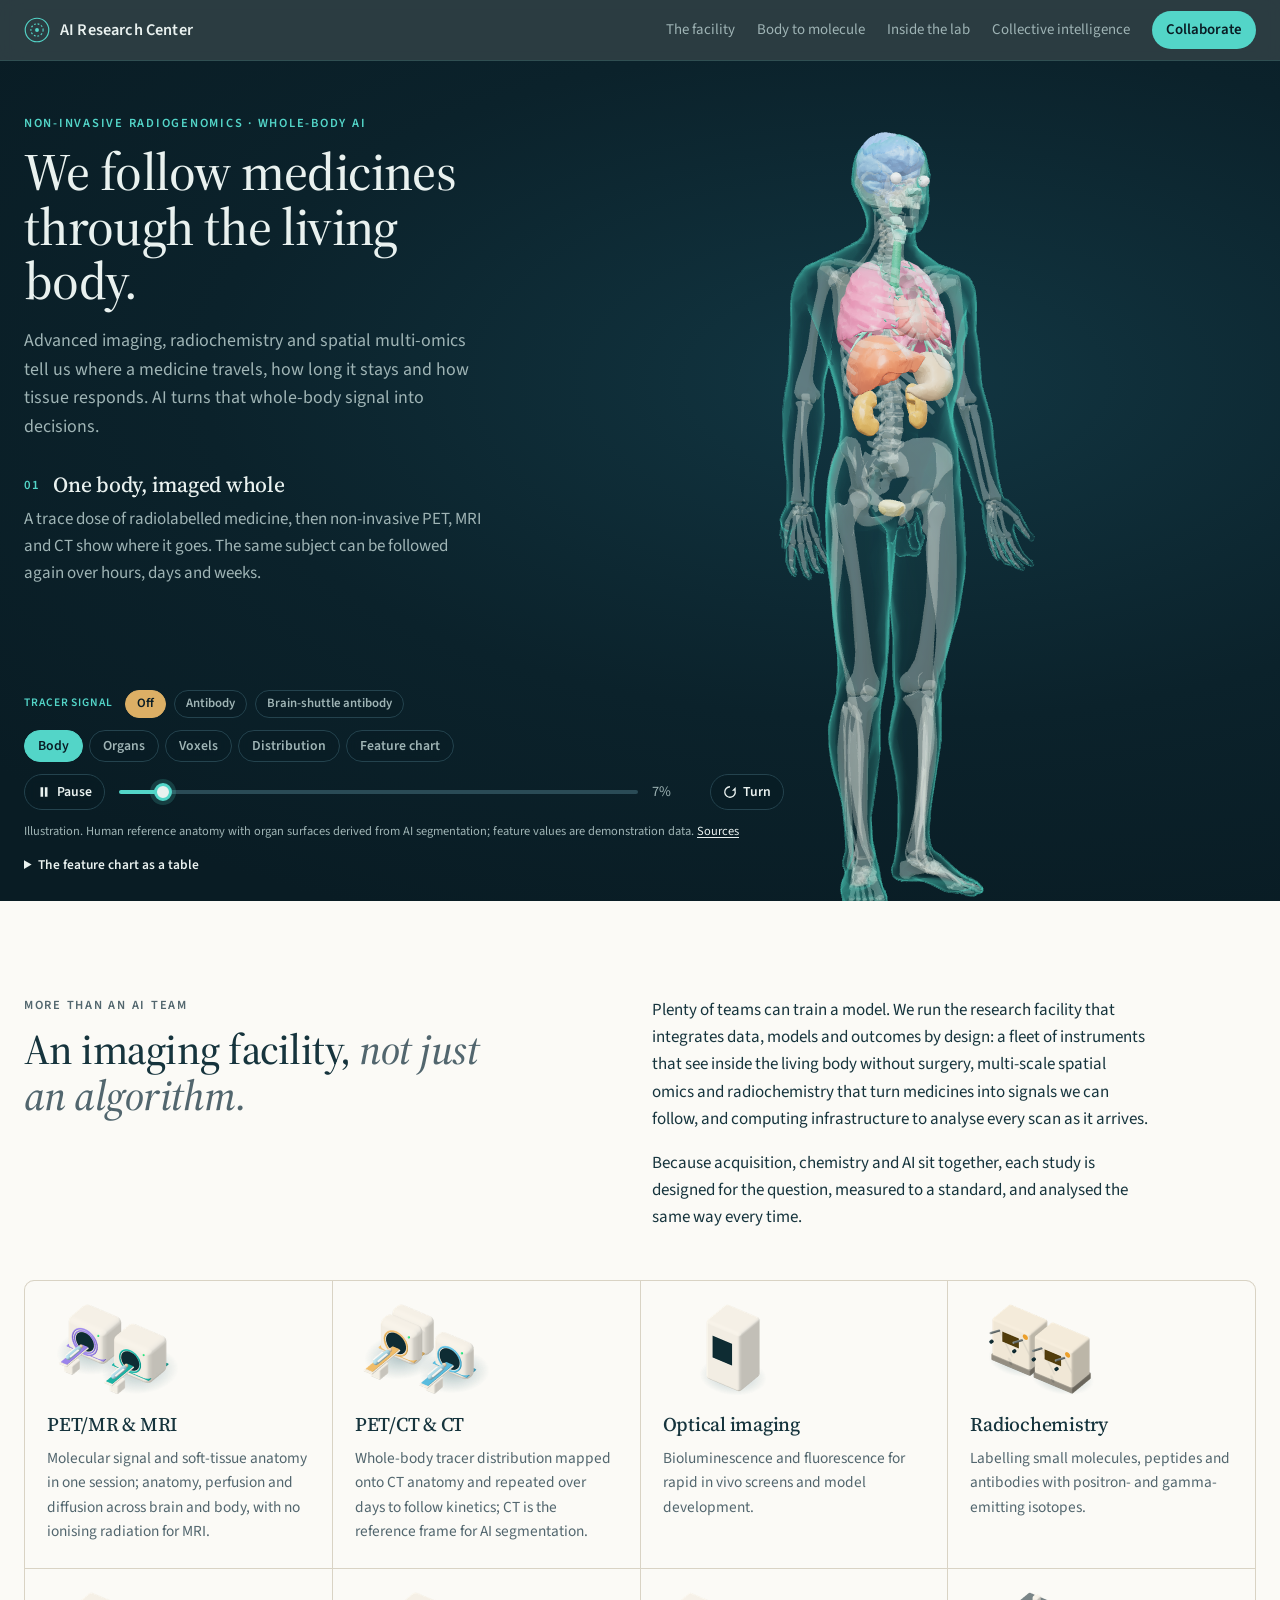
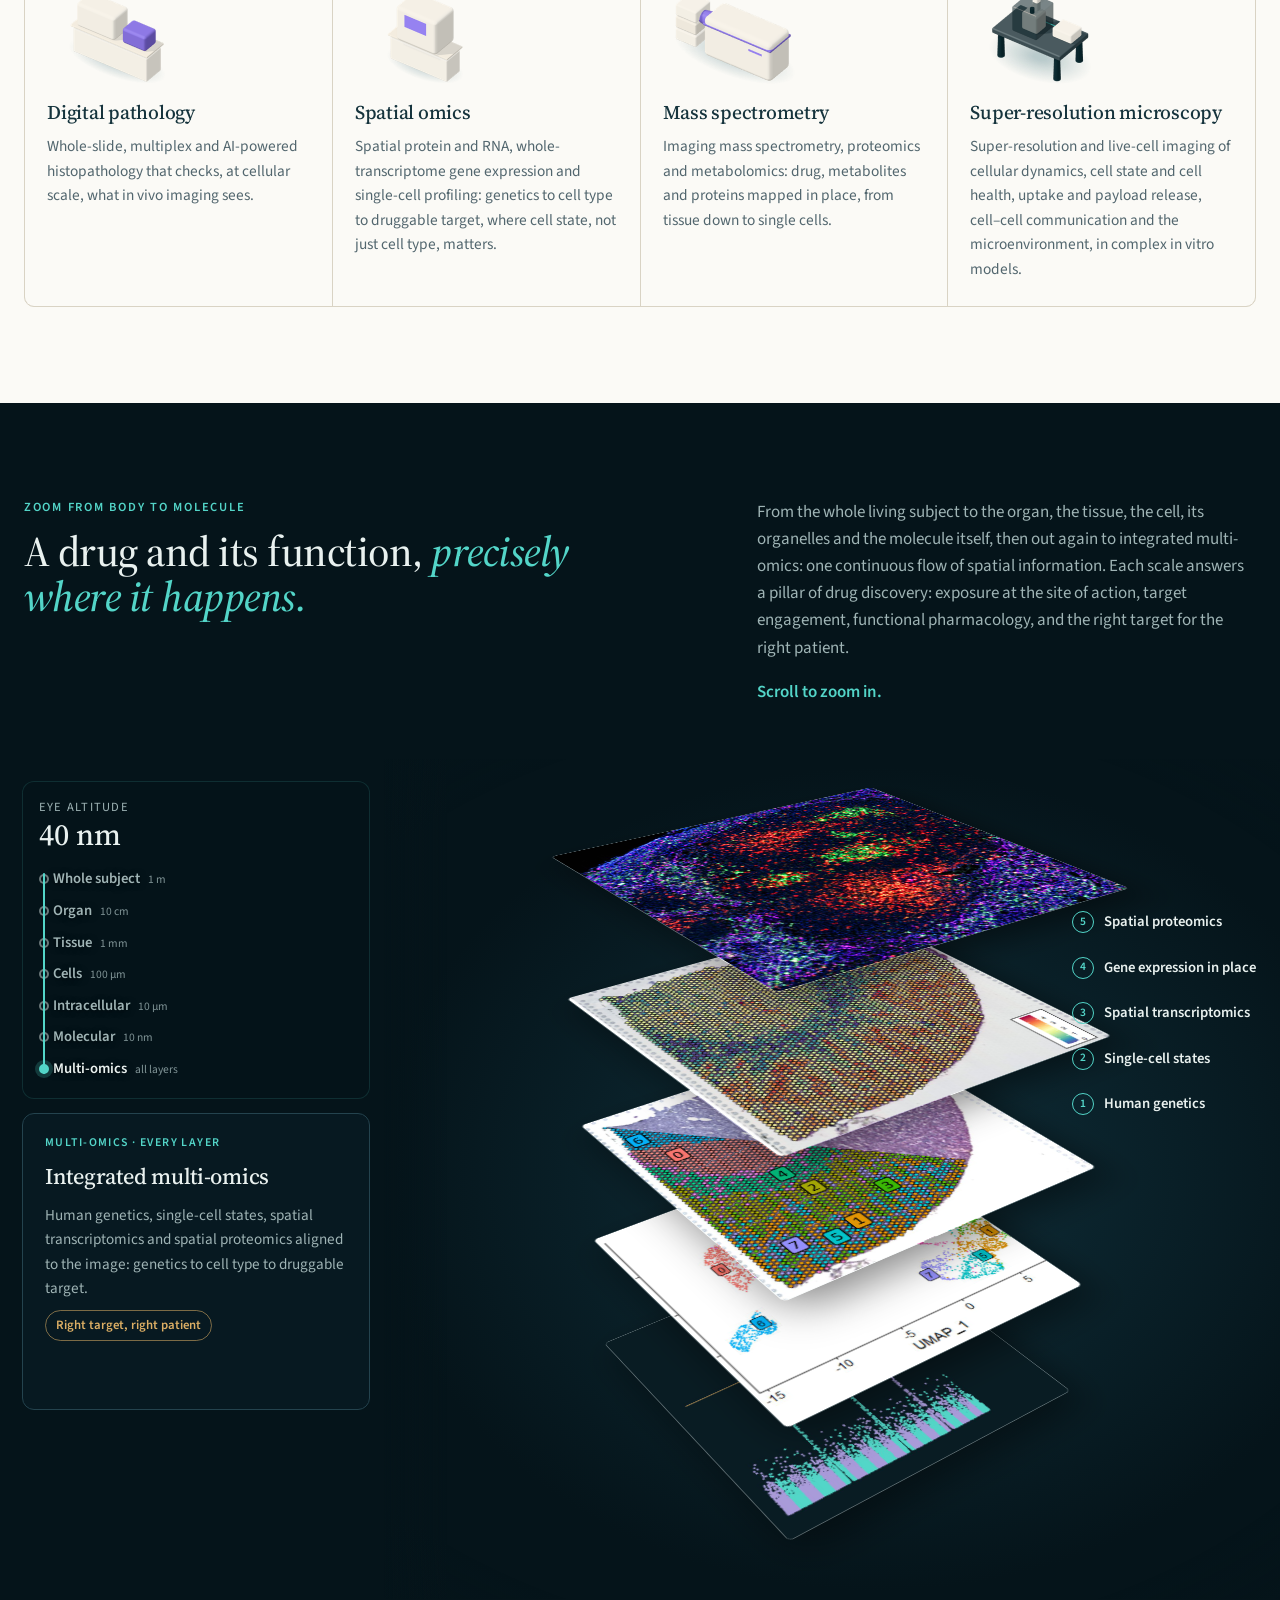
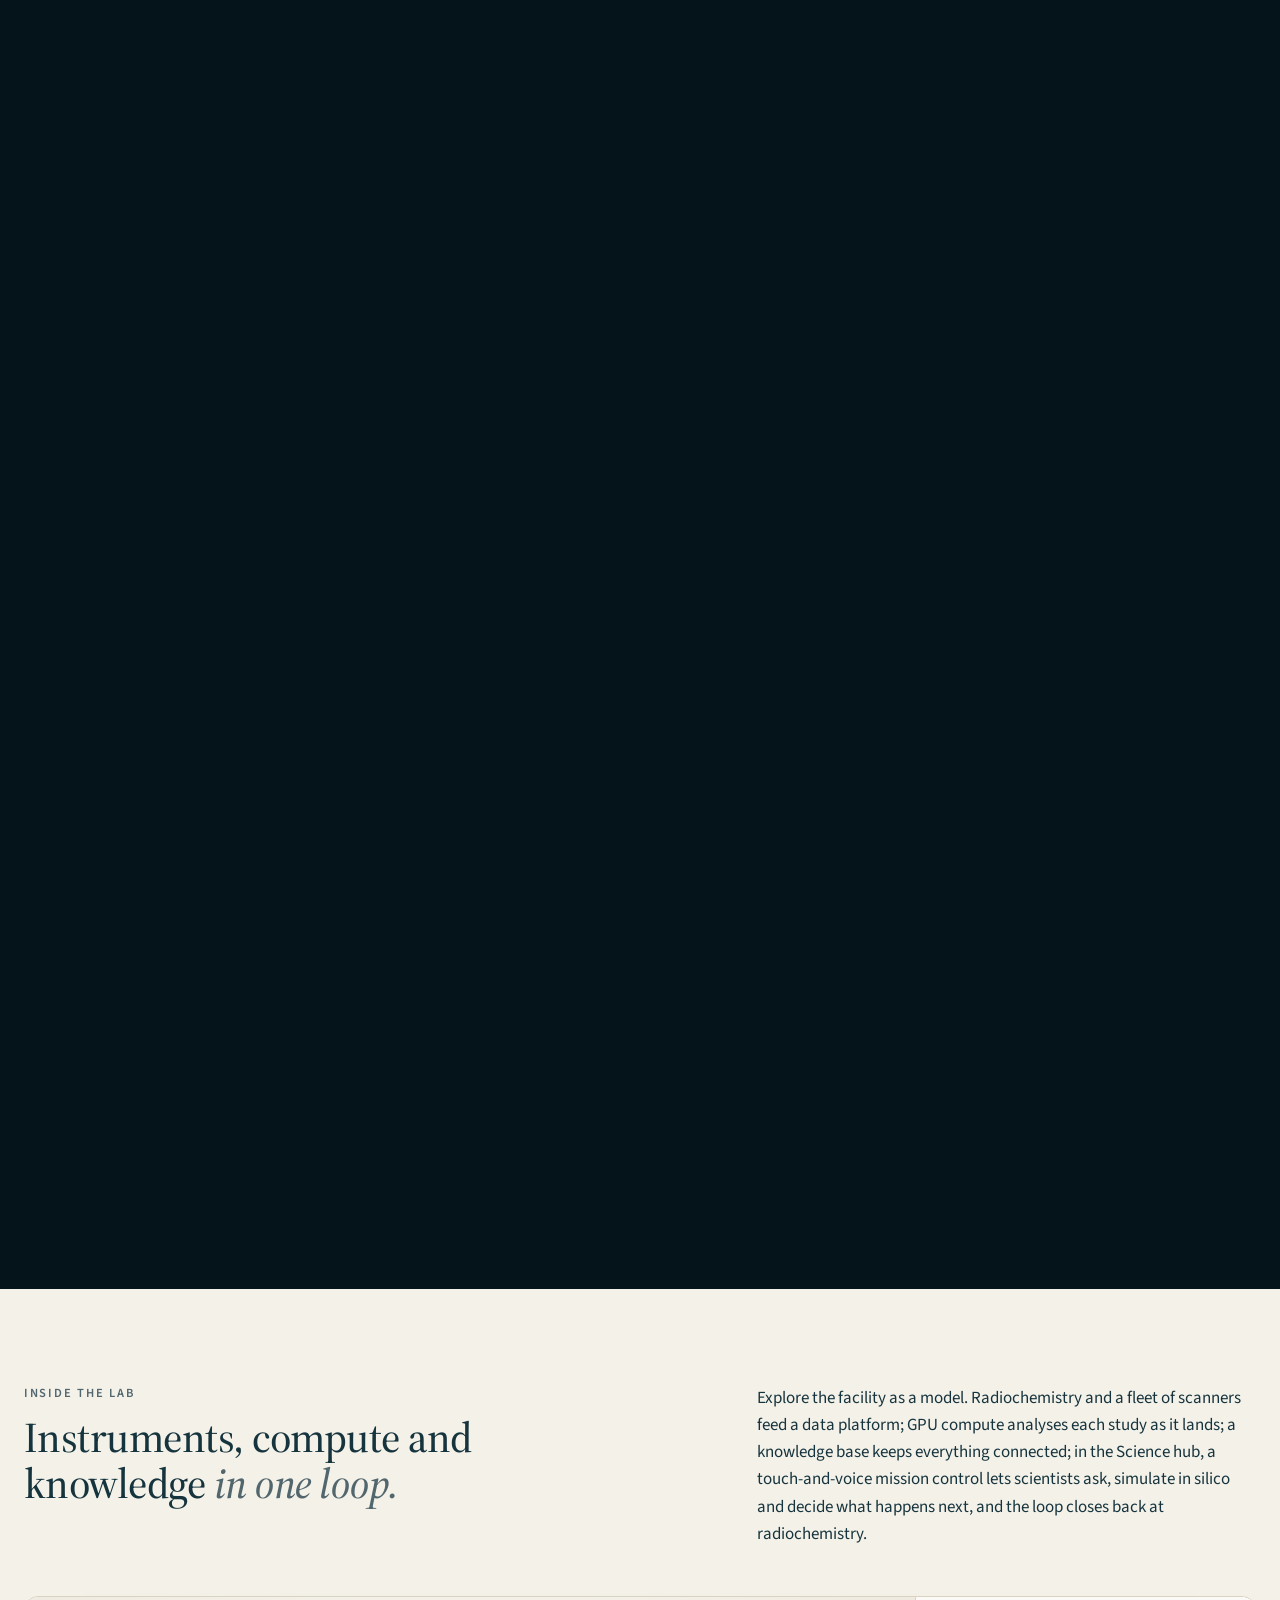
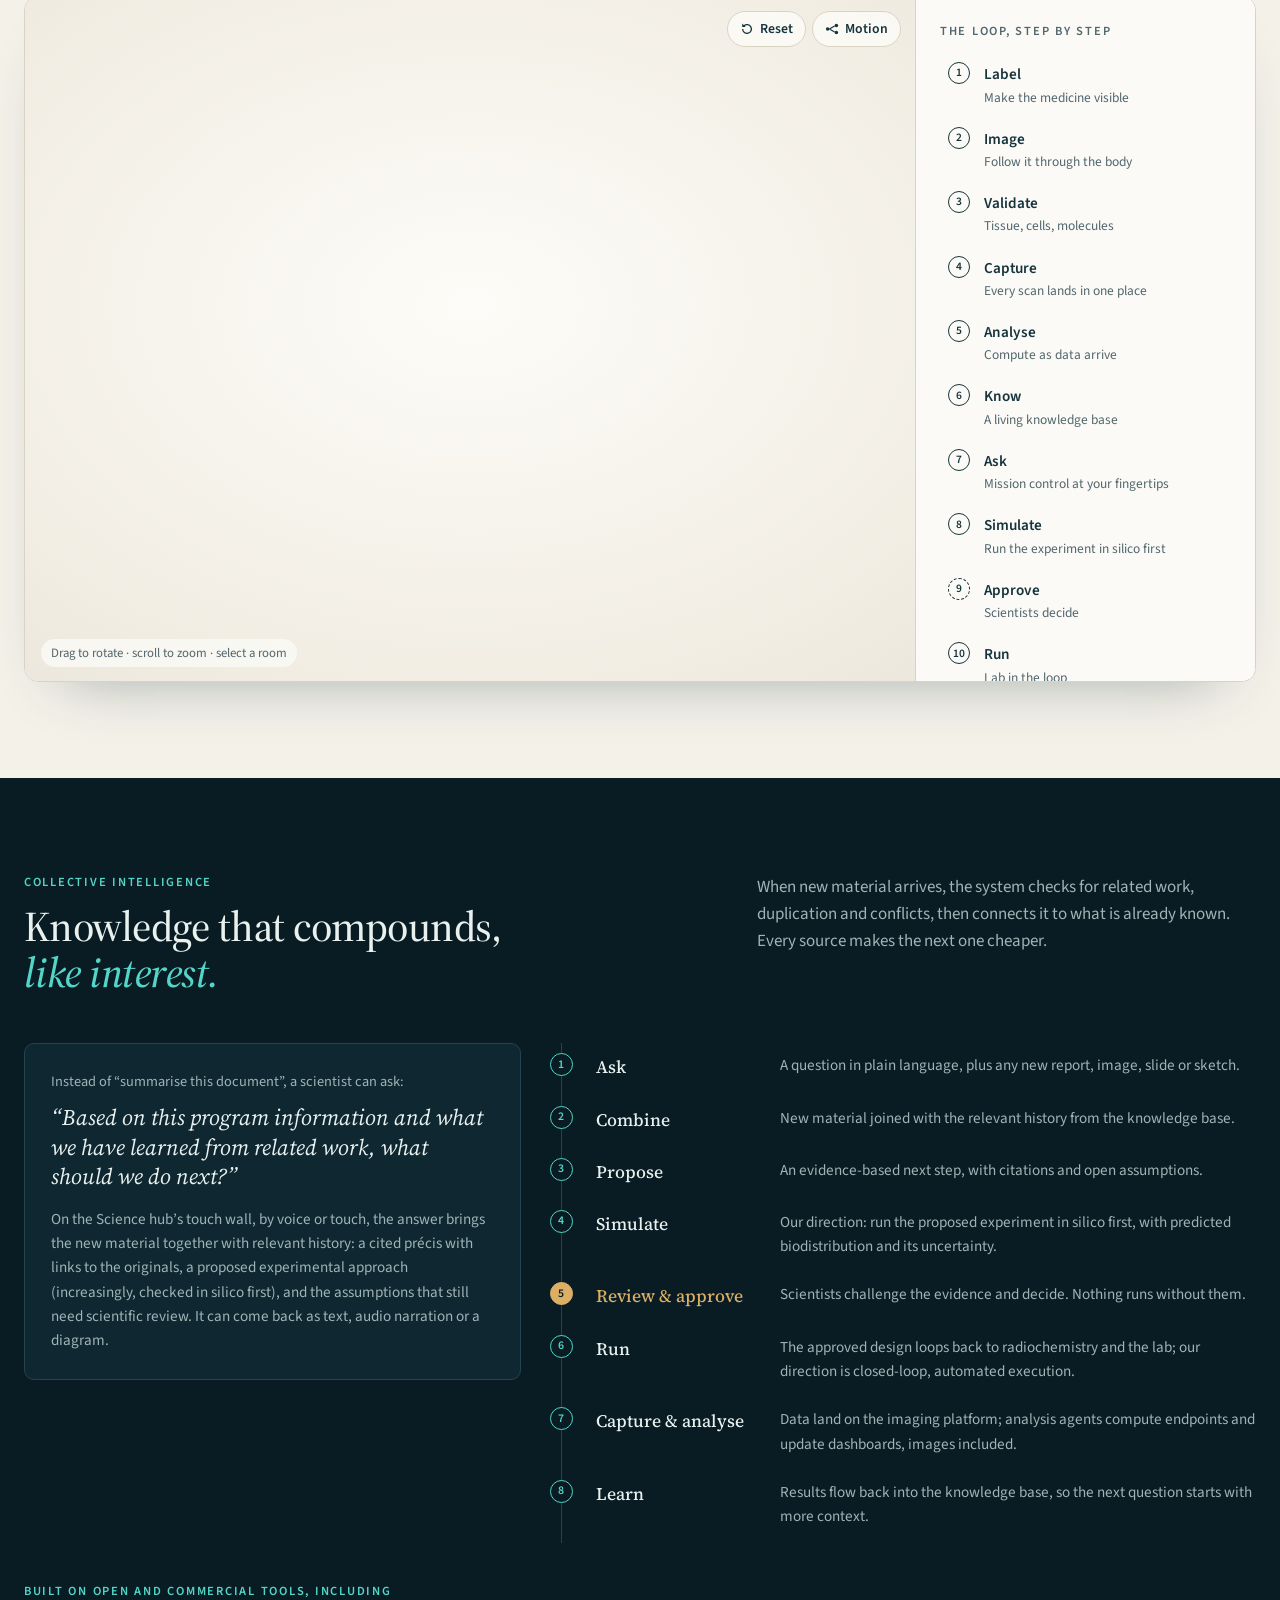
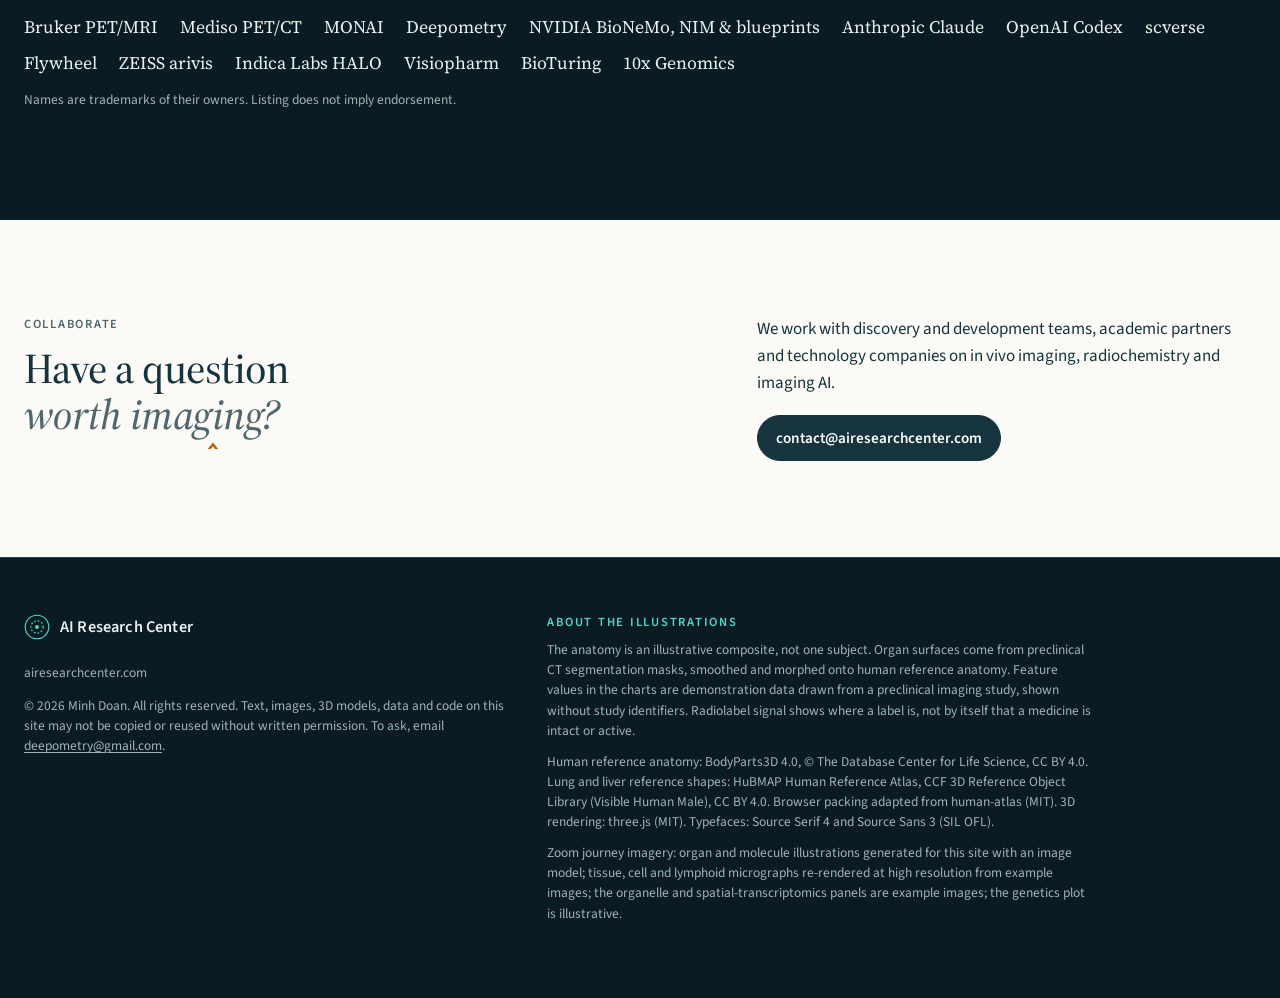
<file: index.html>
<!doctype html>
<html lang="en">
<head>
<meta charset="utf-8">
<meta name="viewport" content="width=device-width, initial-scale=1, viewport-fit=cover">
<title>AI Research Center · Bioimaging and AI</title>
<meta name="description" content="A research facility that pairs a fleet of biomedical imaging instruments, multi-omics and radiochemistry with AI, to understand the mechanism of action of medicines through the living body and turn whole-body signal into decisions.">
<meta name="theme-color" content="#091C24">
<meta property="og:title" content="AI Research Center · Bioimaging and AI">
<meta property="og:description" content="We follow medicines through the living body: PET/MR, PET/CT, MRI, radiotracers, integrated multi-omics and whole-body AI.">
<meta property="og:image" content="https://minh-doan.github.io/airesearchcenter-site/img/og.jpg">
<meta property="og:type" content="website">
<meta property="og:url" content="https://minh-doan.github.io/airesearchcenter-site/">
<link rel="canonical" href="https://minh-doan.github.io/airesearchcenter-site/">
<link rel="icon" href="img/favicon.svg" type="image/svg+xml">
<link rel="preload" href="fonts/source-serif-4-latin-opsz.woff2" as="font" type="font/woff2" crossorigin>
<link rel="preload" href="fonts/source-sans-3-latin-wght.woff2" as="font" type="font/woff2" crossorigin>
<link rel="stylesheet" href="css/site.css">
<script type="module" src="js/main.js"></script>
</head>
<body>
<a class="skip" href="#main">Skip to content</a>

<header class="masthead" data-theme="dark">
  <div class="wrap masthead-in">
    <a class="brand" href="#top" aria-label="AI Research Center, home">
      <svg class="brand-mark" viewBox="0 0 32 32" aria-hidden="true"><circle cx="16" cy="16" r="14.5" fill="none" stroke="currentColor" stroke-width="1.4"/><circle cx="16" cy="16" r="7.5" fill="none" stroke="currentColor" stroke-width="1.4" stroke-dasharray="2.2 2.2"/><circle cx="16" cy="16" r="2.4" fill="currentColor"/></svg>
      <span>AI Research Center</span>
    </a>
    <nav class="nav" aria-label="Sections">
      <a href="#facility">The facility</a>
      <a href="#scales">Body to molecule</a>
      <a href="#lab">Inside the lab</a>
      <a href="#knowledge">Collective intelligence</a>
      <a class="nav-cta" href="#contact">Collaborate</a>
    </nav>
  </div>
</header>

<main id="main">

<!-- ============================ HERO ============================ -->
<section id="top" class="hero" data-theme="dark" aria-labelledby="hero-title">
  <div class="anat" id="anatomy" style="--anat-inset:.40">
    <div class="anat-stage">
      <canvas class="anat-canvas" aria-hidden="true"></canvas>
      <svg class="anat-lines" aria-hidden="true"></svg>
      <div class="anat-labels" aria-hidden="true"></div>
      <div class="anat-tip" role="status" hidden></div>
      <div class="anat-fallback">
        <img src="img/anatomy-poster.jpg" alt="Human body with segmented organs in colour inside a translucent skin" loading="lazy">
        <p>This interactive view needs WebGL. The five stages are described in the text.</p>
      </div>
      <div class="anat-loading" aria-hidden="true"><span></span>Loading anatomy</div>
    </div>

    <div class="hero-copy wrap">
      <p class="eyebrow">Non-invasive radiogenomics · Whole-body AI</p>
      <h1 id="hero-title">We follow medicines through the living body.</h1>
      <p class="lede">Advanced imaging, radiochemistry and spatial multi-omics tell us where a medicine travels, how long it stays and how tissue responds. AI turns that whole-body signal into decisions.</p>

      <div class="narrative" aria-live="polite">
        <article data-narrative="0" class="is-active">
          <h2><span>01</span> One body, imaged whole</h2>
          <p>A trace dose of radiolabelled medicine, then non-invasive PET, MRI and CT show where it goes. The same subject can be followed again over hours, days and weeks.</p>
        </article>
        <article data-narrative="1">
          <h2><span>02</span> Every organ, delineated by AI</h2>
          <p>Computer vision outlines more than 150 structures across the body, from the brain’s deep nuclei to the bones, so each signal is assigned to the place it comes from.</p>
        </article>
        <article data-narrative="2">
          <h2><span>03</span> From surfaces to measurements</h2>
          <p>Each region of interest becomes a cloud of voxels, and every voxel carries signal: tracer concentration for <strong>biodistribution</strong>, tissue texture for radiogenomics.</p>
        </article>
        <article data-narrative="3">
          <h2><span>04</span> Whole-body multi-omics features</h2>
          <p>Thousands of quantitative features per organ region describe shape, intensity, texture, tissue and cellular dynamics. Each column is one organ. Each dot is one feature of one region.</p>
        </article>
        <article data-narrative="4">
          <h2><span>05</span> A readout you can act on</h2>
          <p>Redundant features are denoised. The rest are compared across regions and timepoints, grouped by body system, ready to be linked to dose, response and clinically relevant endpoints.</p>
        </article>
      </div>
    </div>

    <div class="anat-controls wrap" role="group" aria-label="Anatomy to radiomics">
      <div class="tracer" role="group" aria-label="Tracer signal (illustrative)">
        <span class="tracer-k">Tracer signal</span>
        <button type="button" data-tracer="off" aria-pressed="true">Off</button>
        <button type="button" data-tracer="ab" aria-pressed="false">Antibody</button>
        <button type="button" data-tracer="shuttle" aria-pressed="false">Brain-shuttle antibody</button>
        <span class="tracer-legend" aria-hidden="true"><i></i><em>low</em><em>high</em></span>
        <span class="tracer-time" aria-live="polite"></span>
        <span class="tracer-note">Illustrative kinetics, not study data</span>
      </div>
      <div class="stops">
        <button type="button" data-stop="0" aria-pressed="true">Body</button>
        <button type="button" data-stop="1" aria-pressed="false">Organs</button>
        <button type="button" data-stop="2" aria-pressed="false">Voxels</button>
        <button type="button" data-stop="3" aria-pressed="false">Distribution</button>
        <button type="button" data-stop="4" aria-pressed="false">Feature chart</button>
      </div>
      <div class="scrub">
        <button type="button" class="anat-play icon-btn" aria-pressed="false"><svg viewBox="0 0 16 16" aria-hidden="true"><path class="i-play" d="M4 2.5v11l9-5.5z"/><path class="i-pause" d="M4 2.5h3v11H4zm5 0h3v11H9z"/></svg><span>Play</span></button>
        <label class="sr-only" for="anat-t">Morph from anatomy to radiomics</label>
        <input id="anat-t" class="anat-t" type="range" min="0" max="1000" step="1" value="0">
        <output class="anat-readout" for="anat-t">0%</output>
        <button type="button" class="anat-spin icon-btn" aria-pressed="true" title="Pause or resume the turning body and the tracer animation"><svg viewBox="0 0 16 16" aria-hidden="true"><path d="M8 2a6 6 0 1 0 5.7 4.1" fill="none" stroke="currentColor" stroke-width="1.5"/><path d="M14.5 2.2v4.3h-4.3z"/></svg><span>Turn</span></button>
      </div>
      <p class="anat-note">Illustration. Human reference anatomy with organ surfaces derived from AI segmentation; feature values are demonstration data. <a href="#credits">Sources</a></p>
      <details class="anat-data">
        <summary>The feature chart as a table</summary>
        <table>
          <caption>Per organ: region instances, features, mean z-score, and the share of values above +2σ and below −2σ. <span class="src"></span></caption>
          <thead><tr><th scope="col">Organ</th><th scope="col">System</th><th scope="col">Regions</th><th scope="col">Features</th><th scope="col">Mean z</th><th scope="col">Above +2σ</th><th scope="col">Below −2σ</th></tr></thead>
          <tbody></tbody>
        </table>
      </details>
    </div>
  </div>
</section>

<!-- ============================ FACILITY ============================ -->
<section id="facility" class="band" data-theme="light" aria-labelledby="facility-title">
  <div class="wrap grid-12">
    <div class="col-5">
      <p class="eyebrow">More than an AI team</p>
      <h2 id="facility-title" class="display">An imaging facility, <em>not just an algorithm.</em></h2>
    </div>
    <div class="col-6 col-start-7 prose">
      <p>Plenty of teams can train a model. We run the research facility that integrates data, models and outcomes by design: a fleet of instruments that see inside the living body without surgery, multi-scale spatial omics and radiochemistry that turn medicines into signals we can follow, and computing infrastructure to analyse every scan as it arrives.</p>
      <p>Because acquisition, chemistry and AI sit together, each study is designed for the question, measured to a standard, and analysed the same way every time.</p>
    </div>
  </div>

  <div class="wrap fleet" role="list">
    <article class="fleet-card" role="listitem">
      <img src="img/fleet-petmr-mri.png" alt="" width="160" height="96" loading="lazy">
      <h3>PET/MR <span class="amp">&amp;</span> MRI</h3><p>Molecular signal and soft-tissue anatomy in one session; anatomy, perfusion and diffusion across brain and body, with no ionising radiation for MRI.</p>
    </article>
    <article class="fleet-card" role="listitem">
      <img src="img/fleet-petct-ct.png" alt="" width="160" height="96" loading="lazy">
      <h3>PET/CT <span class="amp">&amp;</span> CT</h3><p>Whole-body tracer distribution mapped onto CT anatomy and repeated over days to follow kinetics; CT is the reference frame for AI segmentation.</p>
    </article>
    <article class="fleet-card" role="listitem">
      <img src="img/fleet-optical.png" alt="" width="160" height="96" loading="lazy">
      <h3>Optical imaging</h3><p>Bioluminescence and fluorescence for rapid in vivo screens and model development.</p>
    </article>
    <article class="fleet-card" role="listitem">
      <img src="img/fleet-radiochem.png" alt="" width="160" height="96" loading="lazy">
      <h3>Radiochemistry</h3><p>Labelling small molecules, peptides and antibodies with positron- and gamma-emitting isotopes.</p>
    </article>
    <article class="fleet-card" role="listitem">
      <img src="img/fleet-pathology.png" alt="" width="160" height="96" loading="lazy">
      <h3>Digital pathology</h3><p>Whole-slide, multiplex and AI-powered histopathology that checks, at cellular scale, what in vivo imaging sees.</p>
    </article>
    <article class="fleet-card" role="listitem">
      <img src="img/fleet-spatial.png" alt="" width="160" height="96" loading="lazy">
      <h3>Spatial omics</h3><p>Spatial protein and RNA, whole-transcriptome gene expression and single-cell profiling: genetics to cell type to druggable target, where cell state, not just cell type, matters.</p>
    </article>
    <article class="fleet-card" role="listitem">
      <img src="img/fleet-massspec.png" alt="" width="160" height="96" loading="lazy">
      <h3>Mass spectrometry</h3><p>Imaging mass spectrometry, proteomics and metabolomics: drug, metabolites and proteins mapped in place, from tissue down to single cells.</p>
    </article>
    <article class="fleet-card" role="listitem">
      <img src="img/fleet-superres.png" alt="" width="160" height="96" loading="lazy">
      <h3>Super-resolution microscopy</h3><p>Super-resolution and live-cell imaging of cellular dynamics, cell state and cell health, uptake and payload release, cell–cell communication and the microenvironment, in complex in vitro models.</p>
    </article>
  </div>
</section>

<!-- ============================ ZOOM: BODY TO MOLECULE ============================ -->
<section id="scales" class="scales" data-theme="dark" aria-labelledby="scales-title">
  <div class="wrap grid-12 scales-intro">
    <div class="col-6">
      <p class="eyebrow">Zoom from body to molecule</p>
      <h2 id="scales-title" class="display">A drug and its function, <em>precisely where it happens.</em></h2>
    </div>
    <div class="col-5 col-start-8">
      <p class="prose-dark">From the whole living subject to the organ, the tissue, the cell, its organelles and the molecule itself, then out again to integrated multi-omics: one continuous flow of spatial information. Each scale answers a pillar of drug discovery: exposure at the site of action, target engagement, functional pharmacology, and the right target for the right patient.</p>
      <p class="prose-dark sc-hint"><span class="when-page">Scroll to zoom in.</span><span class="when-player">It plays by itself: use the scale ladder or the slider to explore.</span></p>
    </div>
  </div>
  <div class="scales-track" style="--levels:7">
    <div class="scales-view">
      <div class="scales-layers" aria-hidden="true">
        <figure class="sc-layer" data-fx=".48" data-fy=".385" data-target="Kidney"><img src="img/scale/0-body.jpg" alt="" decoding="async"></figure>
        <figure class="sc-layer" data-fx=".33" data-fy=".5" data-target="Renal cortex"><img src="img/scale/1-organ.jpg" alt="" loading="lazy" decoding="async"></figure>
        <figure class="sc-layer" data-fx=".6" data-fy=".48" data-target="Tubule epithelium"><img src="img/scale/2-tissue.jpg" alt="" loading="lazy" decoding="async"></figure>
        <figure class="sc-layer" data-fx=".2" data-fy=".42" data-target="Endosomes"><img src="img/scale/3-cells.jpg" alt="" loading="lazy" decoding="async"></figure>
        <figure class="sc-layer" data-fx=".68" data-fy=".62" data-target="Target receptor"><img src="img/scale/4-organelles.jpg" alt="" loading="lazy" decoding="async"></figure>
        <figure class="sc-layer" data-fx=".5" data-fy=".45" data-target="Molecular layers"><img src="img/scale/5-molecule.jpg" alt="" loading="lazy" decoding="async"></figure>
        <div class="sc-layer sc-omics">
          <div class="sc-stack">
            <div class="sc-plate" style="--i:0"><img src="img/scale/omics-genetics.jpg" alt="" loading="lazy"></div>
            <div class="sc-plate" style="--i:1"><img src="img/scale/omics-umap.jpg" alt="" loading="lazy"></div>
            <div class="sc-plate" style="--i:2"><img src="img/scale/omics-clusters.jpg" alt="" loading="lazy"></div>
            <div class="sc-plate" style="--i:3"><img src="img/scale/omics-expression.jpg" alt="" loading="lazy"></div>
            <div class="sc-plate" style="--i:4"><img src="img/scale/omics-proteomics.jpg" alt="" loading="lazy"></div>
          </div>
          <ol class="sc-legend">
            <li>Spatial proteomics</li><li>Gene expression in place</li><li>Spatial transcriptomics</li><li>Single-cell states</li><li>Human genetics</li>
          </ol>
        </div>
        <div class="sc-vignette"></div>
        <div class="sc-reticle"><i></i><span></span></div>
      </div>
      <p class="sr-only sc-announce" aria-live="polite"></p>
      <div class="sc-rail">
      <div class="sc-hud">
        <p class="sc-alt" aria-hidden="true">Eye altitude <b class="sc-alt-v">2.2 m</b></p>
        <ol class="sc-ladder" aria-label="Scale">
          <li class="is-active"><button type="button">Whole subject</button><small>1 m</small></li>
          <li><button type="button">Organ</button><small>10 cm</small></li>
          <li><button type="button">Tissue</button><small>1 mm</small></li>
          <li><button type="button">Cells</button><small>100 µm</small></li>
          <li><button type="button">Intracellular</button><small>10 µm</small></li>
          <li><button type="button">Molecular</button><small>10 nm</small></li>
          <li><button type="button">Multi-omics</button><small>all layers</small></li>
        </ol>
      </div>
      <div class="sc-cards">
        <article class="sc-card is-active"><p class="k">Whole subject · metres</p><h3>Where does the medicine go?</h3><p>PET follows a radiolabelled medicine through the whole living subject, again and again, without surgery; MRI and CT supply the anatomy it is mapped onto. The signal shows where the label is; other assays confirm the medicine is intact.</p><p class="pillar">Exposure at the site of action</p></article>
        <article class="sc-card"><p class="k">Organ · centimetres</p><h3>How much reaches the organ that matters?</h3><p>AI outlines more than 150 structures, so uptake, perfusion and radiomics are measured organ by organ. Here, the kidney: often dose-limiting for radiolabelled medicines.</p><p class="pillar">Exposure at the site of action</p></article>
        <article class="sc-card"><p class="k">Tissue · millimetres</p><h3>Where in the tissue did it land?</h3><p>Whole-slide, multiplex and AI-powered histopathology resolve glomeruli and tubules, placing the drug against the tissue’s own architecture.</p><p class="pillar">Target localisation</p></article>
        <article class="sc-card"><p class="k">Cells · 100 micrometres</p><h3>Which cells, in which state?</h3><p>Live-cell and 3D imaging of complex in vitro models: cellular dynamics, cell state and cell health, cell–cell communication and the microenvironment.</p><p class="pillar">Target engagement</p></article>
        <article class="sc-card"><p class="k">Intracellular · 10 micrometres</p><h3>Inside the cell</h3><p>Super-resolution microscopy follows uptake, endosomal escape and payload release, organelle by organelle.</p><p class="pillar">Target engagement</p></article>
        <article class="sc-card"><p class="k">Molecular · nanometres</p><h3>The molecule and its target</h3><p>Imaging mass spectrometry and single-molecule imaging map the drug, its metabolites and its target in place. Illustration generated for this site.</p><p class="pillar">Functional pharmacology</p></article>
        <article class="sc-card"><p class="k">Multi-omics · every layer</p><h3>Integrated multi-omics</h3><p>Human genetics, single-cell states, spatial transcriptomics and spatial proteomics aligned to the image: genetics to cell type to druggable target.</p><p class="pillar">Right target, right patient</p></article>
      </div>
      <div class="sc-controls" role="group" aria-label="Zoom controls">
        <button type="button" class="sc-play icon-btn" aria-pressed="true"><svg viewBox="0 0 16 16" aria-hidden="true"><path class="i-play" d="M4 2.5v11l9-5.5z"/><path class="i-pause" d="M4 2.5h3v11H4zm5 0h3v11H9z"/></svg><span>Pause</span></button>
        <label class="sr-only" for="sc-scrub">Zoom from whole subject to molecule</label>
        <input id="sc-scrub" class="sc-scrub" type="range" min="0" max="1000" step="1" value="0">
      </div>
      </div>
    </div>
  </div>
</section>

<!-- ============================ 3D FACILITY ============================ -->
<section id="lab" class="band band-ivory lab" data-theme="light" aria-labelledby="lab-title">
  <div class="wrap grid-12">
    <div class="col-6">
      <p class="eyebrow">Inside the lab</p>
      <h2 id="lab-title" class="display">Instruments, compute and knowledge <em>in one loop.</em></h2>
    </div>
    <div class="col-5 col-start-8 prose">
      <p>Explore the facility as a model. Radiochemistry and a fleet of scanners feed a data platform; GPU compute analyses each study as it lands; a knowledge base keeps everything connected; in the Science hub, a touch-and-voice mission control lets scientists ask, simulate in silico and decide what happens next, and the loop closes back at radiochemistry.</p>
    </div>
  </div>
  <div class="facility" id="facility3d" data-src="">
    <div class="fac-stage">
      <canvas class="fac-canvas" aria-hidden="true"></canvas>
      <div class="fac-labels" aria-hidden="true"></div>
      <div class="fac-tip" role="status" hidden></div>
      <div class="fac-loading" aria-hidden="true"><span></span>Loading the facility model</div>
      <div class="fac-fallback"><img src="img/facility-poster.jpg" alt="Cutaway model of the facility: radiochemistry, imaging hall, pathology and spatial biology, data centre, knowledge core, science hub and automated lab" loading="lazy"><p>The interactive model needs WebGL. The steps of the loop are listed alongside.</p></div>
      <div class="fac-hint"><span class="h-mouse">Drag to rotate · scroll to zoom · select a room</span><span class="h-touch">Swipe sideways to rotate · pinch to zoom · tap a room</span></div>
      <div class="fac-tools" role="group" aria-label="View">
        <button type="button" class="icon-btn fac-reset" title="Reset view"><svg viewBox="0 0 16 16" aria-hidden="true"><path d="M3 8a5 5 0 1 0 1.5-3.6" fill="none" stroke="currentColor" stroke-width="1.5"/><path d="M2.5 1.8v4h4z"/></svg><span>Reset</span></button>
        <button type="button" class="icon-btn fac-flow" aria-pressed="true" title="Pause or resume motion"><svg viewBox="0 0 16 16" aria-hidden="true"><circle cx="3" cy="8" r="2"/><circle cx="13" cy="4" r="2"/><circle cx="13" cy="12" r="2"/><path d="M5 8l6-3.5M5 8l6 3.5" fill="none" stroke="currentColor" stroke-width="1.3"/></svg><span>Motion</span></button>
      </div>
    </div>
    <aside class="fac-panel" aria-live="polite">
      <div class="fac-tour">
        <p class="eyebrow">The loop, step by step</p>
        <ol class="fac-steps"></ol>
        <div class="fac-nav">
          <button type="button" class="btn btn-primary fac-next">Start the tour</button>
        </div>
      </div>
      <div class="fac-detail" hidden>
        <p class="eyebrow fac-detail-kicker"></p>
        <h3 class="fac-detail-title" tabindex="-1"></h3>
        <div class="fac-detail-body"></div>
        <div class="fac-nav"><button type="button" class="btn fac-dprev">Back</button><button type="button" class="btn btn-primary fac-dnext">Next</button></div>
        <button type="button" class="btn fac-close">All steps</button>
      </div>
    </aside>
  </div>
</section>

<!-- ============================ KNOWLEDGE ============================ -->
<section id="knowledge" class="band band-ink" data-theme="dark" aria-labelledby="knowledge-title">
  <div class="wrap grid-12">
    <div class="col-6">
      <p class="eyebrow">Collective intelligence</p>
      <h2 id="knowledge-title" class="display">Knowledge that compounds,<br> <em>like interest.</em></h2>
    </div>
    <div class="col-5 col-start-8">
      <p class="prose-dark">When new material arrives, the system checks for related work, duplication and conflicts, then connects it to what is already known. Every source makes the next one cheaper.</p>
    </div>
  </div>

  <div class="wrap ask">
    <figure class="ask-card">
      <figcaption>Instead of “summarise this document”, a scientist can ask:</figcaption>
      <blockquote>“Based on this program information and what we have learned from related work, what should we do next?”</blockquote>
      <p>On the Science hub’s touch wall, by voice or touch, the answer brings the new material together with relevant history: a cited précis with links to the originals, a proposed experimental approach (increasingly, checked in silico first), and the assumptions that still need scientific review. It can come back as text, audio narration or a diagram.</p>
    </figure>
    <ol class="loop" aria-label="The lab-in-the-loop cycle">
      <li><b>Ask</b><span>A question in plain language, plus any new report, image, slide or sketch.</span></li>
      <li><b>Combine</b><span>New material joined with the relevant history from the knowledge base.</span></li>
      <li><b>Propose</b><span>An evidence-based next step, with citations and open assumptions.</span></li>
      <li><b>Simulate</b><span>Our direction: run the proposed experiment in silico first, with predicted biodistribution and its uncertainty.</span></li>
      <li class="gate"><b>Review &amp; approve</b><span>Scientists challenge the evidence and decide. Nothing runs without them.</span></li>
      <li><b>Run</b><span>The approved design loops back to radiochemistry and the lab; our direction is closed-loop, automated execution.</span></li>
      <li><b>Capture &amp; analyse</b><span>Data land on the imaging platform; analysis agents compute endpoints and update dashboards, images included.</span></li>
      <li><b>Learn</b><span>Results flow back into the knowledge base, so the next question starts with more context.</span></li>
    </ol>
  </div>

  <div class="wrap ecosystem">
    <p class="eyebrow">Built on open and commercial tools, including</p>
    <ul>
      <li>Bruker PET/MRI</li><li>Mediso PET/CT</li><li>MONAI</li><li>Deepometry</li><li>NVIDIA BioNeMo, NIM &amp; blueprints</li><li>Anthropic Claude</li><li>OpenAI Codex</li><li>scverse</li><li>Flywheel</li><li>ZEISS arivis</li>
      <li>Indica Labs HALO</li><li>Visiopharm</li><li>BioTuring</li><li>10x Genomics</li>
    </ul>
    <p class="fine">Names are trademarks of their owners. Listing does not imply endorsement.</p>
  </div>
</section>

<!-- ============================ CONTACT ============================ -->
<section id="contact" class="band" data-theme="light" aria-labelledby="contact-title">
  <div class="wrap grid-12">
    <div class="col-6">
      <p class="eyebrow">Collaborate</p>
      <h2 id="contact-title" class="display">Have a question<br> <em>worth <span class="imagine" title="Not a typo: from imaging to imagining">imag<span class="add"><ins>in</ins></span>ing</span>?</em></h2>
    </div>
    <div class="col-5 col-start-8 prose">
      <p>We work with discovery and development teams, academic partners and technology companies on in vivo imaging, radiochemistry and imaging AI.</p>
      <p><a class="btn btn-primary" href="mailto:deepometry@gmail.com">contact@airesearchcenter.com</a></p>
    </div>
  </div>
</section>

</main>

<footer id="credits" class="footer" data-theme="dark">
  <div class="wrap grid-12">
    <div class="col-5">
      <p class="brand brand-foot"><svg class="brand-mark" viewBox="0 0 32 32" aria-hidden="true"><circle cx="16" cy="16" r="14.5" fill="none" stroke="currentColor" stroke-width="1.4"/><circle cx="16" cy="16" r="7.5" fill="none" stroke="currentColor" stroke-width="1.4" stroke-dasharray="2.2 2.2"/><circle cx="16" cy="16" r="2.4" fill="currentColor"/></svg><span>AI Research Center</span></p>
      <p class="fine">airesearchcenter.com</p>
      <p class="fine">© 2026 Minh Doan. All rights reserved. Text, images, 3D models, data and code on this site may not be copied or reused without written permission. To ask, email <a href="mailto:deepometry@gmail.com">deepometry@gmail.com</a>.</p>
    </div>
    <div class="col-7 fine credits">
      <h2>About the illustrations</h2>
      <p>The anatomy is an illustrative composite, not one subject. Organ surfaces come from preclinical CT segmentation masks, smoothed and morphed onto human reference anatomy. Feature values in the charts are demonstration data drawn from a preclinical imaging study, shown without study identifiers. Radiolabel signal shows where a label is, not by itself that a medicine is intact or active.</p>
      <p>Human reference anatomy: BodyParts3D 4.0, © The Database Center for Life Science, CC BY 4.0. Lung and liver reference shapes: HuBMAP Human Reference Atlas, CCF 3D Reference Object Library (Visible Human Male), CC BY 4.0. Browser packing adapted from human-atlas (MIT). 3D rendering: three.js (MIT). Typefaces: Source Serif 4 and Source Sans 3 (SIL OFL).</p>
      <p>Zoom journey imagery: organ and molecule illustrations generated for this site with an image model; tissue, cell and lymphoid micrographs re-rendered at high resolution from example images; the organelle and spatial-transcriptomics panels are example images; the genetics plot is illustrative.</p>
    </div>
  </div>
</footer>
</body>
</html>
</file>
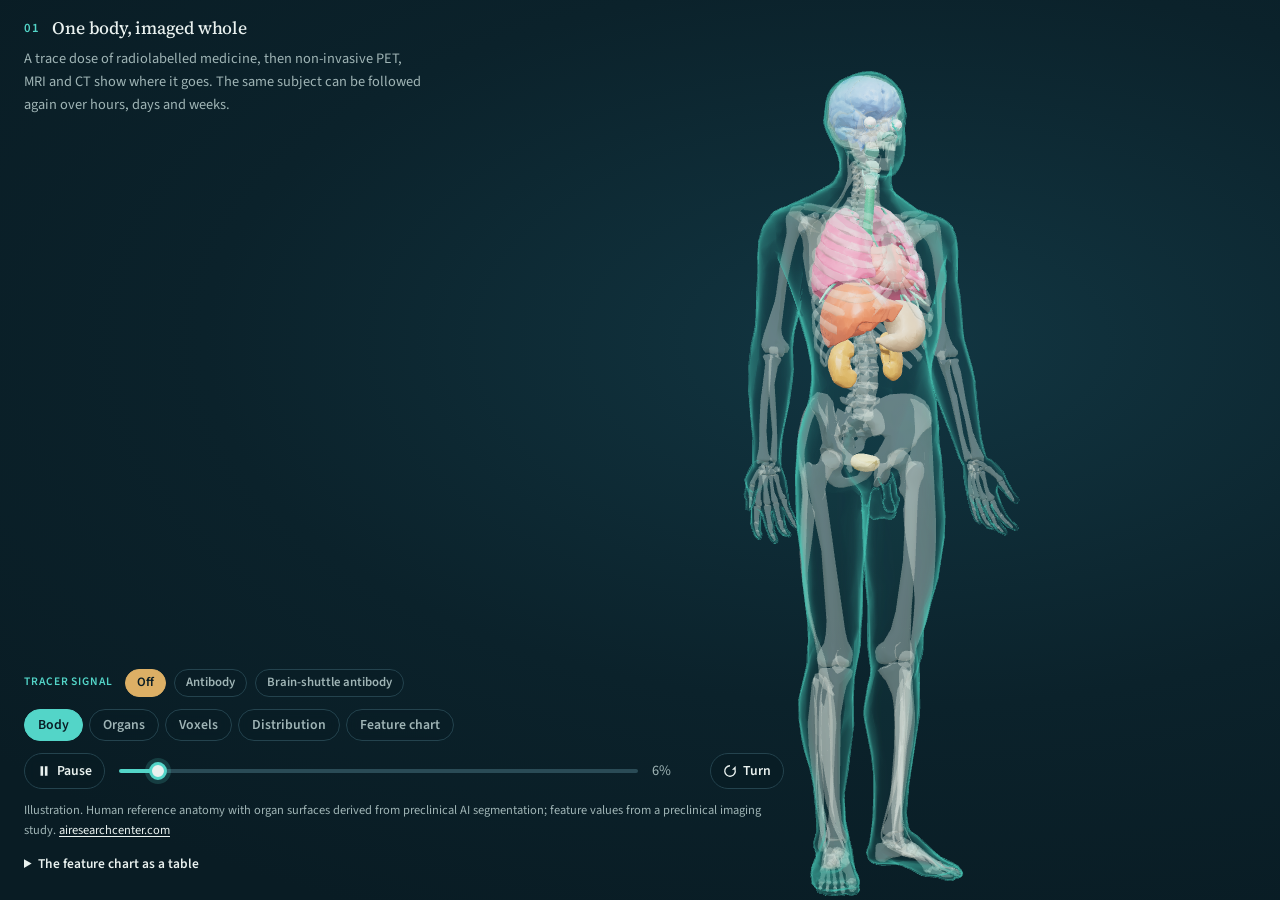
<file: embed/anatomy.html>
<!doctype html>
<html lang="en">
<head>
<meta charset="utf-8">
<meta name="viewport" content="width=device-width, initial-scale=1">
<title>Anatomy to radiomics · AI Research Center</title>
<meta name="robots" content="noindex">
<link rel="icon" href="../img/favicon.svg" type="image/svg+xml">
<link rel="stylesheet" href="../css/site.css">
<script type="module" src="../js/embed.js"></script>
</head>
<body class="embed" data-widget="anatomy" data-theme="dark">
<main class="hero embed-hero" data-theme="dark">
<div class="anat" id="anatomy" style="--anat-inset:.36">
    <div class="anat-stage">
      <canvas class="anat-canvas" aria-hidden="true"></canvas>
      <svg class="anat-lines" aria-hidden="true"></svg>
      <div class="anat-labels" aria-hidden="true"></div>
      <div class="anat-tip" role="status" hidden></div>
      <div class="anat-fallback">
        <img src="../img/anatomy-poster.jpg" alt="Human body with segmented organs in colour inside a translucent skin" loading="lazy">
        <p>This interactive view needs WebGL. The five stages are described in the text.</p>
      </div>
      <div class="anat-loading" aria-hidden="true"><span></span>Loading anatomy</div>
    </div>

    <div class="hero-copy wrap">

      <div class="narrative" aria-live="polite">
        <article data-narrative="0" class="is-active">
          <h2><span>01</span> One body, imaged whole</h2>
          <p>A trace dose of radiolabelled medicine, then non-invasive PET, MRI and CT show where it goes. The same subject can be followed again over hours, days and weeks.</p>
        </article>
        <article data-narrative="1">
          <h2><span>02</span> Every organ, delineated by AI</h2>
          <p>Computer vision outlines more than 150 structures across the body, from the brain’s deep nuclei to the bones, so each signal is assigned to the place it comes from.</p>
        </article>
        <article data-narrative="2">
          <h2><span>03</span> From surfaces to measurements</h2>
          <p>Each region of interest becomes a cloud of voxels, and every voxel carries signal: tracer concentration for <strong>biodistribution</strong>, tissue texture for radiogenomics.</p>
        </article>
        <article data-narrative="3">
          <h2><span>04</span> Whole-body multi-omics features</h2>
          <p>Thousands of quantitative features per organ region describe shape, intensity, texture, tissue and cellular dynamics. Each column is one organ. Each dot is one feature of one region.</p>
        </article>
        <article data-narrative="4">
          <h2><span>05</span> A readout you can act on</h2>
          <p>Redundant features are denoised. The rest are compared across regions and timepoints, grouped by body system, ready to be linked to dose, response and clinically relevant endpoints.</p>
        </article>
      </div>
    </div>

    <div class="anat-controls wrap" role="group" aria-label="Anatomy to radiomics">
      <div class="tracer" role="group" aria-label="Tracer signal (illustrative)">
        <span class="tracer-k">Tracer signal</span>
        <button type="button" data-tracer="off" aria-pressed="true">Off</button>
        <button type="button" data-tracer="ab" aria-pressed="false">Antibody</button>
        <button type="button" data-tracer="shuttle" aria-pressed="false">Brain-shuttle antibody</button>
        <span class="tracer-legend" aria-hidden="true"><i></i><em>low</em><em>high</em></span>
        <span class="tracer-time" aria-live="polite"></span>
        <span class="tracer-note">Illustrative kinetics, not study data</span>
      </div>
      <div class="stops">
        <button type="button" data-stop="0" aria-pressed="true">Body</button>
        <button type="button" data-stop="1" aria-pressed="false">Organs</button>
        <button type="button" data-stop="2" aria-pressed="false">Voxels</button>
        <button type="button" data-stop="3" aria-pressed="false">Distribution</button>
        <button type="button" data-stop="4" aria-pressed="false">Feature chart</button>
      </div>
      <div class="scrub">
        <button type="button" class="anat-play icon-btn" aria-pressed="false"><svg viewBox="0 0 16 16" aria-hidden="true"><path class="i-play" d="M4 2.5v11l9-5.5z"/><path class="i-pause" d="M4 2.5h3v11H4zm5 0h3v11H9z"/></svg><span>Play</span></button>
        <label class="sr-only" for="anat-t">Morph from anatomy to radiomics</label>
        <input id="anat-t" class="anat-t" type="range" min="0" max="1000" step="1" value="0">
        <output class="anat-readout" for="anat-t">0%</output>
        <button type="button" class="anat-spin icon-btn" aria-pressed="true" title="Pause or resume the turning body and the tracer animation"><svg viewBox="0 0 16 16" aria-hidden="true"><path d="M8 2a6 6 0 1 0 5.7 4.1" fill="none" stroke="currentColor" stroke-width="1.5"/><path d="M14.5 2.2v4.3h-4.3z"/></svg><span>Turn</span></button>
      </div>
      <p class="anat-note">Illustration. Human reference anatomy with organ surfaces derived from preclinical AI segmentation; feature values from a preclinical imaging study. <a href="https://airesearchcenter.com" target="_blank" rel="noopener">airesearchcenter.com</a></p>
      <details class="anat-data">
        <summary>The feature chart as a table</summary>
        <table>
          <caption>Per organ: region instances, features, mean z-score, and the share of values above +2σ and below −2σ. <span class="src"></span></caption>
          <thead><tr><th scope="col">Organ</th><th scope="col">System</th><th scope="col">Regions</th><th scope="col">Features</th><th scope="col">Mean z</th><th scope="col">Above +2σ</th><th scope="col">Below −2σ</th></tr></thead>
          <tbody></tbody>
        </table>
      </details>
    </div>
  </div>
</main>
</body>
</html>
</file>
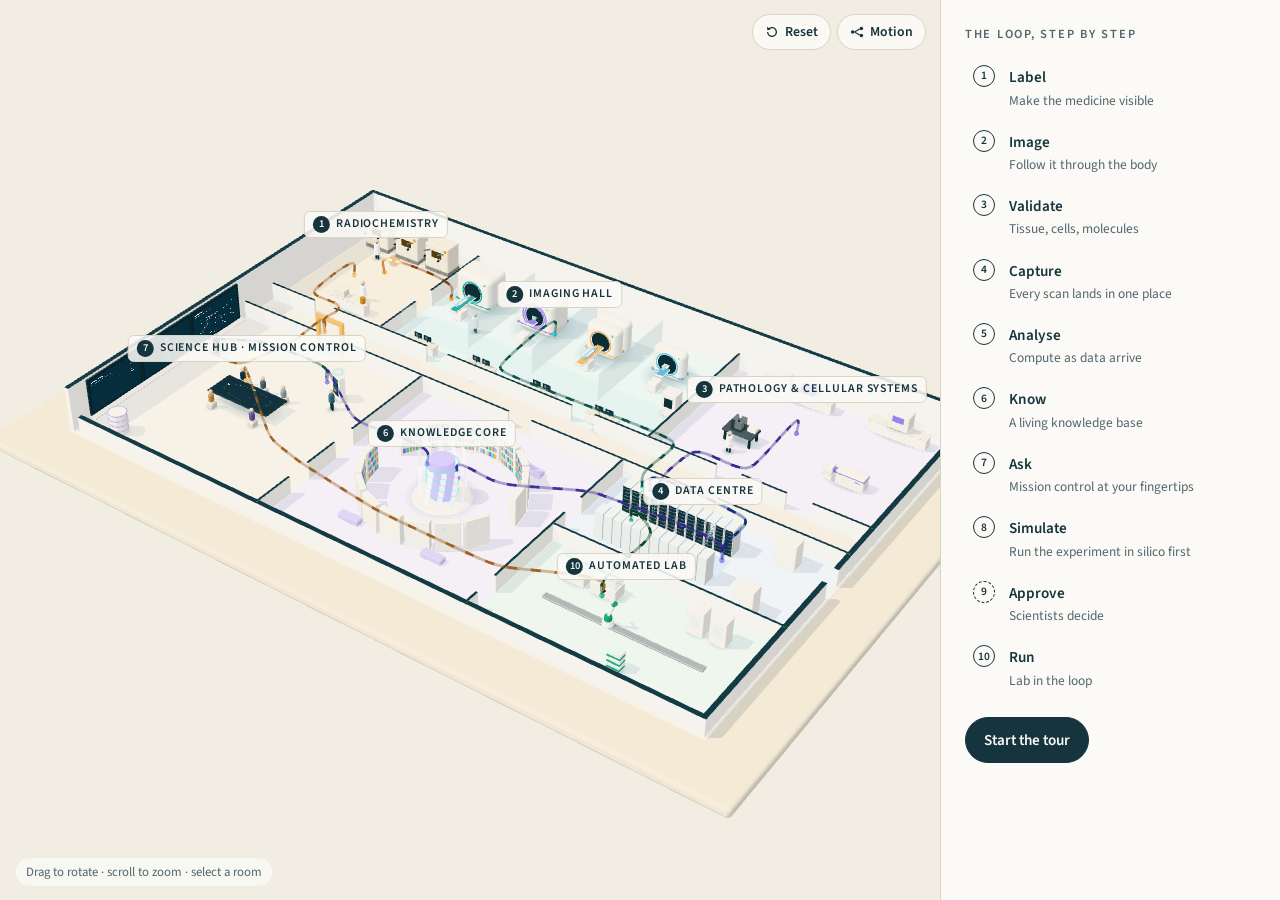
<file: embed/facility.html>
<!doctype html>
<html lang="en">
<head>
<meta charset="utf-8">
<meta name="viewport" content="width=device-width, initial-scale=1">
<title>Inside the lab · AI Research Center</title>
<meta name="robots" content="noindex">
<link rel="icon" href="../img/favicon.svg" type="image/svg+xml">
<link rel="stylesheet" href="../css/site.css">
<script type="module" src="../js/embed.js"></script>
</head>
<body class="embed light" data-widget="facility" data-theme="light">
<main>
<div class="facility" id="facility3d" data-src="">
    <div class="fac-stage">
      <canvas class="fac-canvas" aria-hidden="true"></canvas>
      <div class="fac-labels" aria-hidden="true"></div>
      <div class="fac-tip" role="status" hidden></div>
      <div class="fac-loading" aria-hidden="true"><span></span>Loading the facility model</div>
      <div class="fac-fallback"><img src="../img/facility-poster.jpg" alt="Cutaway model of the facility: radiochemistry, imaging hall, pathology and spatial biology, data centre, knowledge core, science hub and automated lab" loading="lazy"><p>The interactive model needs WebGL. The steps of the loop are listed alongside.</p></div>
      <div class="fac-hint"><span class="h-mouse">Drag to rotate · scroll to zoom · select a room</span><span class="h-touch">Swipe sideways to rotate · pinch to zoom · tap a room</span></div>
      <div class="fac-tools" role="group" aria-label="View">
        <button type="button" class="icon-btn fac-reset" title="Reset view"><svg viewBox="0 0 16 16" aria-hidden="true"><path d="M3 8a5 5 0 1 0 1.5-3.6" fill="none" stroke="currentColor" stroke-width="1.5"/><path d="M2.5 1.8v4h4z"/></svg><span>Reset</span></button>
        <button type="button" class="icon-btn fac-flow" aria-pressed="true" title="Pause or resume motion"><svg viewBox="0 0 16 16" aria-hidden="true"><circle cx="3" cy="8" r="2"/><circle cx="13" cy="4" r="2"/><circle cx="13" cy="12" r="2"/><path d="M5 8l6-3.5M5 8l6 3.5" fill="none" stroke="currentColor" stroke-width="1.3"/></svg><span>Motion</span></button>
      </div>
    </div>
    <aside class="fac-panel" aria-live="polite">
      <div class="fac-tour">
        <p class="eyebrow">The loop, step by step</p>
        <ol class="fac-steps"></ol>
        <div class="fac-nav">
          <button type="button" class="btn btn-primary fac-next">Start the tour</button>
        </div>
      </div>
      <div class="fac-detail" hidden>
        <p class="eyebrow fac-detail-kicker"></p>
        <h3 class="fac-detail-title" tabindex="-1"></h3>
        <div class="fac-detail-body"></div>
        <div class="fac-nav"><button type="button" class="btn fac-dprev">Back</button><button type="button" class="btn btn-primary fac-dnext">Next</button></div>
        <button type="button" class="btn fac-close">All steps</button>
      </div>
    </aside>
  </div>
</main>
</body>
</html>
</file>
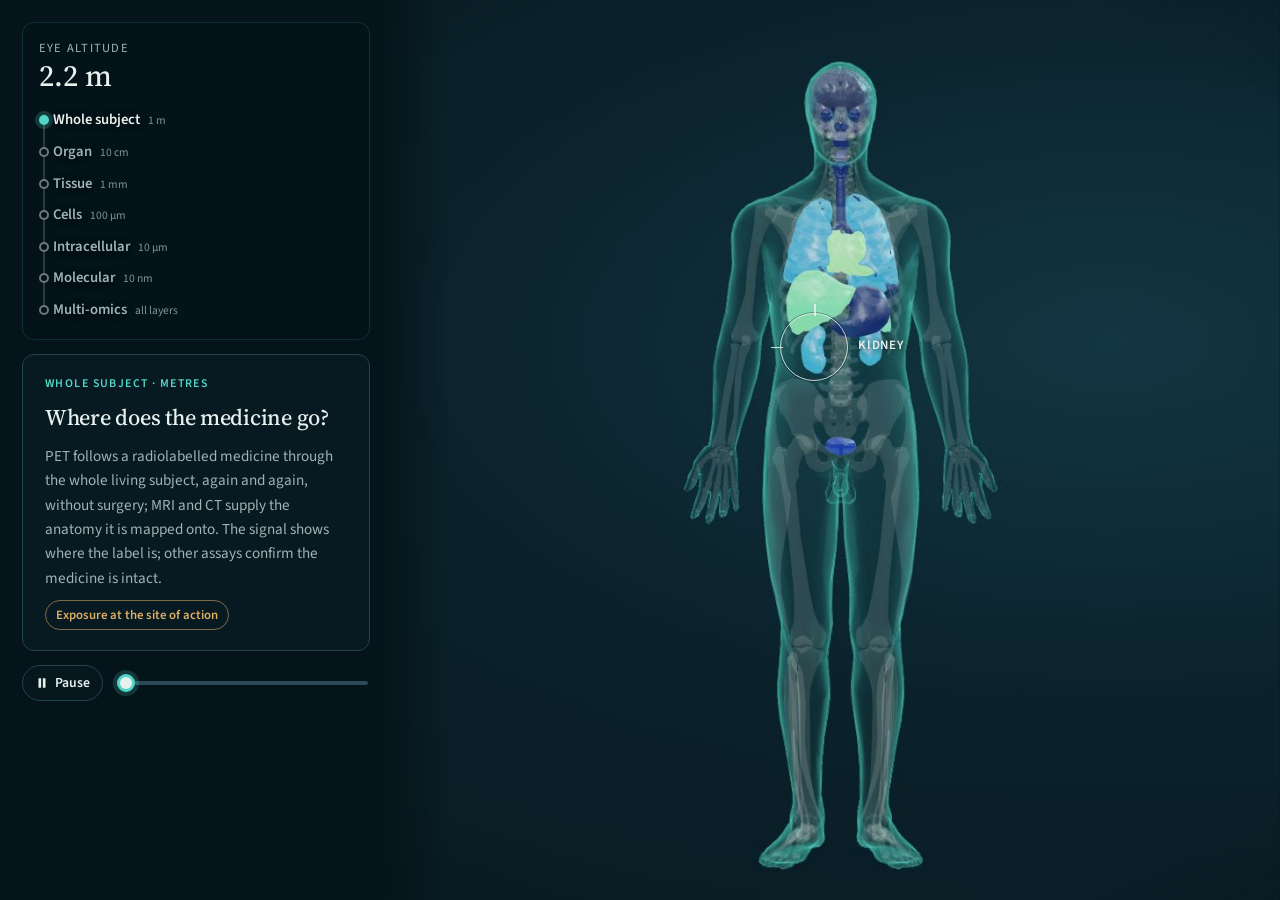
<file: embed/scales.html>
<!doctype html>
<html lang="en">
<head>
<meta charset="utf-8">
<meta name="viewport" content="width=device-width, initial-scale=1">
<title>Zoom from body to molecule · AI Research Center</title>
<meta name="robots" content="noindex">
<link rel="icon" href="../img/favicon.svg" type="image/svg+xml">
<link rel="stylesheet" href="../css/site.css">
<script type="module" src="../js/embed.js"></script>
</head>
<!-- generated by tools/make_scales_embed.py from site/index.html #scales; do not edit by hand -->
<body class="embed" data-widget="scales" data-theme="dark">
<main>
<section id="scales" class="scales is-player" data-theme="dark" aria-label="Zoom from body to molecule">
  <div class="scales-track" style="--levels:7">
    <div class="scales-view">
      <div class="scales-layers" aria-hidden="true">
        <figure class="sc-layer" data-fx=".48" data-fy=".385" data-target="Kidney"><img src="../img/scale/0-body.jpg" alt="" decoding="async"></figure>
        <figure class="sc-layer" data-fx=".33" data-fy=".5" data-target="Renal cortex"><img src="../img/scale/1-organ.jpg" alt="" loading="lazy" decoding="async"></figure>
        <figure class="sc-layer" data-fx=".6" data-fy=".48" data-target="Tubule epithelium"><img src="../img/scale/2-tissue.jpg" alt="" loading="lazy" decoding="async"></figure>
        <figure class="sc-layer" data-fx=".2" data-fy=".42" data-target="Endosomes"><img src="../img/scale/3-cells.jpg" alt="" loading="lazy" decoding="async"></figure>
        <figure class="sc-layer" data-fx=".68" data-fy=".62" data-target="Target receptor"><img src="../img/scale/4-organelles.jpg" alt="" loading="lazy" decoding="async"></figure>
        <figure class="sc-layer" data-fx=".5" data-fy=".45" data-target="Molecular layers"><img src="../img/scale/5-molecule.jpg" alt="" loading="lazy" decoding="async"></figure>
        <div class="sc-layer sc-omics">
          <div class="sc-stack">
            <div class="sc-plate" style="--i:0"><img src="../img/scale/omics-genetics.jpg" alt="" loading="lazy"></div>
            <div class="sc-plate" style="--i:1"><img src="../img/scale/omics-umap.jpg" alt="" loading="lazy"></div>
            <div class="sc-plate" style="--i:2"><img src="../img/scale/omics-clusters.jpg" alt="" loading="lazy"></div>
            <div class="sc-plate" style="--i:3"><img src="../img/scale/omics-expression.jpg" alt="" loading="lazy"></div>
            <div class="sc-plate" style="--i:4"><img src="../img/scale/omics-proteomics.jpg" alt="" loading="lazy"></div>
          </div>
          <ol class="sc-legend">
            <li>Spatial proteomics</li><li>Gene expression in place</li><li>Spatial transcriptomics</li><li>Single-cell states</li><li>Human genetics</li>
          </ol>
        </div>
        <div class="sc-vignette"></div>
        <div class="sc-reticle"><i></i><span></span></div>
      </div>
      <p class="sr-only sc-announce" aria-live="polite"></p>
      <div class="sc-rail">
      <div class="sc-hud">
        <p class="sc-alt" aria-hidden="true">Eye altitude <b class="sc-alt-v">2.2 m</b></p>
        <ol class="sc-ladder" aria-label="Scale">
          <li class="is-active"><button type="button">Whole subject</button><small>1 m</small></li>
          <li><button type="button">Organ</button><small>10 cm</small></li>
          <li><button type="button">Tissue</button><small>1 mm</small></li>
          <li><button type="button">Cells</button><small>100 µm</small></li>
          <li><button type="button">Intracellular</button><small>10 µm</small></li>
          <li><button type="button">Molecular</button><small>10 nm</small></li>
          <li><button type="button">Multi-omics</button><small>all layers</small></li>
        </ol>
      </div>
      <div class="sc-cards">
        <article class="sc-card is-active"><p class="k">Whole subject · metres</p><h3>Where does the medicine go?</h3><p>PET follows a radiolabelled medicine through the whole living subject, again and again, without surgery; MRI and CT supply the anatomy it is mapped onto. The signal shows where the label is; other assays confirm the medicine is intact.</p><p class="pillar">Exposure at the site of action</p></article>
        <article class="sc-card"><p class="k">Organ · centimetres</p><h3>How much reaches the organ that matters?</h3><p>AI outlines more than 150 structures, so uptake, perfusion and radiomics are measured organ by organ. Here, the kidney: often dose-limiting for radiolabelled medicines.</p><p class="pillar">Exposure at the site of action</p></article>
        <article class="sc-card"><p class="k">Tissue · millimetres</p><h3>Where in the tissue did it land?</h3><p>Whole-slide, multiplex and AI-powered histopathology resolve glomeruli and tubules, placing the drug against the tissue’s own architecture.</p><p class="pillar">Target localisation</p></article>
        <article class="sc-card"><p class="k">Cells · 100 micrometres</p><h3>Which cells, in which state?</h3><p>Live-cell and 3D imaging of complex in vitro models: cellular dynamics, cell state and cell health, cell–cell communication and the microenvironment.</p><p class="pillar">Target engagement</p></article>
        <article class="sc-card"><p class="k">Intracellular · 10 micrometres</p><h3>Inside the cell</h3><p>Super-resolution microscopy follows uptake, endosomal escape and payload release, organelle by organelle.</p><p class="pillar">Target engagement</p></article>
        <article class="sc-card"><p class="k">Molecular · nanometres</p><h3>The molecule and its target</h3><p>Imaging mass spectrometry and single-molecule imaging map the drug, its metabolites and its target in place. Illustration generated for this site.</p><p class="pillar">Functional pharmacology</p></article>
        <article class="sc-card"><p class="k">Multi-omics · every layer</p><h3>Integrated multi-omics</h3><p>Human genetics, single-cell states, spatial transcriptomics and spatial proteomics aligned to the image: genetics to cell type to druggable target.</p><p class="pillar">Right target, right patient</p></article>
      </div>
      <div class="sc-controls" role="group" aria-label="Zoom controls">
        <button type="button" class="sc-play icon-btn" aria-pressed="true"><svg viewBox="0 0 16 16" aria-hidden="true"><path class="i-play" d="M4 2.5v11l9-5.5z"/><path class="i-pause" d="M4 2.5h3v11H4zm5 0h3v11H9z"/></svg><span>Pause</span></button>
        <label class="sr-only" for="sc-scrub">Zoom from whole subject to molecule</label>
        <input id="sc-scrub" class="sc-scrub" type="range" min="0" max="1000" step="1" value="0">
      </div>
      </div>
    </div>
  </div>
</section>
</main>
</body>
</html>
</file>
<file: css/site.css>
/* airesearchcenter.com — editorial scientific atlas.
   Midnight for signal (anatomy, knowledge), warm ivory for the facility and methods.
   Same typography, annotation lines and numbering on both surfaces. */

@font-face { font-family: "Source Serif 4"; src: url("../fonts/source-serif-4-latin-opsz.woff2") format("woff2"); font-weight: 200 900; font-style: normal; font-display: swap; }
@font-face { font-family: "Source Serif 4"; src: url("../fonts/source-serif-4-latin-opsz-italic.woff2") format("woff2"); font-weight: 200 900; font-style: italic; font-display: swap; }
@font-face { font-family: "Source Sans 3"; src: url("../fonts/source-sans-3-latin-wght.woff2") format("woff2"); font-weight: 200 900; font-style: normal; font-display: swap; }
@font-face { font-family: "Source Sans 3"; src: url("../fonts/source-sans-3-latin-wght-italic.woff2") format("woff2"); font-weight: 200 900; font-style: italic; font-display: swap; }

:root {
  --midnight: #091c24;
  --midnight-2: #0f2731;
  --midnight-3: #16323d;
  --ivory: #f4f1e9;
  --paper: #fbfaf6;
  --ink: #16343d;
  --slate: #52666e;
  --line: #d9d3c4;
  --line-dark: #24434e;
  --teal: #53d5c8;
  --amber: #dcaf65;
  --violet: #a99ada;
  --on-dark: #e9f1ef;
  --on-dark-muted: #9fb4b5;
  --serif: "Source Serif 4", "Iowan Old Style", Georgia, serif;
  --sans: "Source Sans 3", "Segoe UI", system-ui, -apple-system, sans-serif;
  --max: 1240px;
  --gut: 24px;
  --section: 96px;
  --radius: 10px;
  --ease: cubic-bezier(.2, .7, .2, 1);
}

*, *::before, *::after { box-sizing: border-box; }
html { scroll-behavior: smooth; -webkit-text-size-adjust: 100%; }
@media (prefers-reduced-motion: reduce) { html { scroll-behavior: auto; } }
body { margin: 0; font: 400 1.0625rem/1.6 var(--sans); color: var(--ink); background: var(--paper); text-rendering: optimizeLegibility; }
img, svg, canvas { display: block; max-width: 100%; }
a { color: inherit; text-underline-offset: .18em; text-decoration-thickness: 1px; }
button { font: inherit; color: inherit; }
:focus-visible { outline: 2px solid var(--teal); outline-offset: 3px; border-radius: 4px; }
.sr-only { position: absolute !important; top: 0; left: 0; width: 1px; height: 1px; overflow: hidden; clip: rect(0 0 0 0); white-space: nowrap; }
.skip { position: absolute; left: 12px; top: -48px; z-index: 100; padding: 8px 14px; background: var(--teal); color: var(--midnight); border-radius: 6px; font-weight: 600; }
.skip:focus { top: 12px; }

.wrap { width: min(100% - 2 * var(--gut), var(--max)); margin-inline: auto; }
.grid-12 { display: grid; grid-template-columns: repeat(12, minmax(0, 1fr)); column-gap: var(--gut); row-gap: 16px; align-items: start; }
[class*="col-"] { grid-column: var(--start, auto) / span var(--span, 12); }
.col-5 { --span: 5; } .col-6 { --span: 6; } .col-7 { --span: 7; }
.col-start-7 { --start: 7; } .col-start-8 { --start: 8; }
@media (max-width: 900px) {
  :root { --section: 56px; --gut: 18px; }
  .grid-12 > [class*="col-"] { grid-column: 1 / -1; }
}

.eyebrow { font: 600 .78rem/1.3 var(--sans); letter-spacing: .14em; text-transform: uppercase; color: var(--slate); margin: 0 0 14px; }
[data-theme="dark"] .eyebrow { color: var(--teal); }
h1, h2, h3 { font-family: var(--serif); font-weight: 500; letter-spacing: -.012em; margin: 0; }
.display { font-size: clamp(2rem, 3.3vw, 3.2rem); line-height: 1.08; font-variation-settings: "opsz" 60; }
.display em { font-style: italic; color: var(--slate); }
[data-theme="dark"] .display em { color: var(--teal); }
.prose p, .prose-dark { margin: 0 0 1em; max-width: 62ch; }
.prose p:last-child { margin-bottom: 0; }
.prose-dark { color: var(--on-dark-muted); }
.fine { font-size: .84rem; line-height: 1.5; color: var(--slate); }
[data-theme="dark"] .fine { color: var(--on-dark-muted); }

.btn { display: inline-flex; align-items: center; gap: 8px; padding: 10px 18px; border-radius: 999px; border: 1px solid var(--line); background: transparent; cursor: pointer; font-weight: 600; font-size: .95rem; text-decoration: none; transition: background .2s var(--ease), border-color .2s var(--ease); }
.btn:hover { border-color: var(--ink); }
.btn-primary { background: var(--ink); color: var(--paper); border-color: var(--ink); }
.btn-primary:hover { background: #0d2830; }
[data-theme="dark"] .btn { border-color: var(--line-dark); }
.icon-btn { display: inline-flex; align-items: center; gap: 6px; height: 36px; padding: 0 12px; border-radius: 999px; border: 1px solid var(--line-dark); background: rgba(9, 28, 36, .55); color: var(--on-dark); cursor: pointer; font-size: .86rem; font-weight: 600; backdrop-filter: blur(6px); }
.icon-btn svg { width: 14px; height: 14px; fill: currentColor; }
.icon-btn:hover { border-color: var(--teal); }

/* ---------------------------------------------------------------- masthead */
.masthead { position: sticky; top: 0; z-index: 50; background: rgba(9, 28, 36, .86); backdrop-filter: blur(10px); color: var(--on-dark); border-bottom: 1px solid rgba(83, 213, 200, .12); }
.masthead-in { display: flex; align-items: center; justify-content: space-between; height: 60px; gap: 24px; }
.brand { display: inline-flex; align-items: center; gap: 10px; text-decoration: none; font: 600 1.02rem/1 var(--sans); letter-spacing: .01em; }
.brand-mark { width: 26px; height: 26px; color: var(--teal); }
.nav { display: flex; gap: 22px; align-items: center; font-size: .93rem; }
.nav a { text-decoration: none; color: var(--on-dark-muted); transition: color .2s; }
.nav a:hover { color: var(--on-dark); }
.nav .nav-cta { color: var(--midnight); background: var(--teal); padding: 7px 14px; border-radius: 999px; font-weight: 600; }
.nav .nav-cta:hover { color: var(--midnight); background: #7ae3d8; }
@media (max-width: 900px) { .nav a:not(.nav-cta) { display: none; } }

/* ---------------------------------------------------------------- bands */
.band { padding: var(--section) 0; }
.band .grid-12 + * { margin-top: 48px; }
.band-soft { background: #f0ede4; }
.band-ivory { background: var(--ivory); }
.band-ink { background: var(--midnight); color: var(--on-dark); }

/* ---------------------------------------------------------------- hero */
.hero { position: relative; background: radial-gradient(120% 90% at 70% 38%, #123642 0%, #0b222b 45%, var(--midnight) 78%); color: var(--on-dark); overflow: hidden; }
.anat { position: relative; min-height: min(100svh - 60px, 980px); min-height: max(640px, min(100svh - 60px, 980px)); display: grid; grid-template-rows: 1fr auto; }
.anat-stage { position: absolute; inset: 0; }
.anat-canvas { width: 100%; height: 100%; touch-action: pan-y; }
.anat-lines { position: absolute; inset: 0; width: 100%; height: 100%; pointer-events: none; overflow: visible; }
.anat-lines polyline { fill: none; stroke-width: 1; opacity: .75; }
.anat-lines .grid { stroke: var(--on-dark-muted); stroke-width: 1; }
.anat-labels { position: absolute; inset: 0; pointer-events: none; font-size: .82rem; }
.anat-labels .lab { position: absolute; transform: translateY(-50%); white-space: nowrap; color: var(--on-dark); opacity: var(--a-org, 1); font-weight: 500; letter-spacing: .01em; text-shadow: 0 1px 6px rgba(0, 0, 0, .6); }
.anat-labels .lab.l { transform: translate(-100%, -50%); padding-right: 6px; }
.anat-labels .lab.r { padding-left: 6px; }
.anat-labels .lab.deep { color: var(--on-dark-muted); font-size: .76rem; }
.anat-labels .ax { position: absolute; white-space: nowrap; color: var(--on-dark-muted); font-size: .8rem; }
.anat-labels .ax i, .anat-tip i { display: inline-block; width: 9px; height: 9px; border-radius: 50%; margin-right: 6px; vertical-align: baseline; }
.anat-labels .ax.col { transform: translate(-50%, 0); color: var(--on-dark); font-weight: 500; }
.anat-labels .ax.tick { transform: translate(-100%, -50%); font-variant-numeric: tabular-nums; }
.anat-labels .ax.title { transform: translate(0, -100%); color: var(--on-dark-muted); font-size: .82rem; white-space: normal; max-width: 520px; }
.anat-labels .ax.rowlab { transform: translate(-100%, -50%); padding-right: 6px; color: var(--on-dark); font-weight: 500; }
.anat-labels .ax.band { transform: translate(0, -100%); border-bottom: 1px solid var(--line-dark); text-align: center; color: var(--on-dark); font-weight: 600; font-size: .78rem; letter-spacing: .06em; text-transform: uppercase; padding-bottom: 3px; }
.anat-labels .ax.fam { transform: translate(0, -100%); text-align: center; font-size: .72rem; overflow: hidden; text-overflow: clip; padding-bottom: 2px; }
.anat-labels .ax.legend { transform: translate(-100%, 0); display: flex; align-items: center; gap: 10px; }
.anat-labels .ax.legend .ramp { display: inline-flex; gap: 2px; }
.anat-labels .ax.legend .ramp b { width: 14px; height: 8px; border-radius: 2px; display: block; }
.anat-labels .ax.note { transform: translate(0, 0); }
.anat-tip { position: absolute; left: 0; top: 0; z-index: 4; max-width: 320px; padding: 9px 12px; border-radius: 8px; background: rgba(15, 39, 49, .96); border: 1px solid var(--line-dark); color: var(--on-dark); font-size: .84rem; line-height: 1.4; pointer-events: none; box-shadow: 0 10px 30px rgba(0, 0, 0, .35); }
.anat-tip b { display: block; font-weight: 600; margin-bottom: 2px; }
.anat-tip span { display: block; color: var(--on-dark-muted); }
.anat-tip span.k { color: var(--teal); }
.anat-fallback { display: none; position: absolute; inset: 0; align-items: center; justify-content: center; flex-direction: column; gap: 12px; text-align: center; padding: 24px; color: var(--on-dark-muted); }
.anat-fallback img { max-height: 70%; width: auto; }
.anat.no-webgl .anat-fallback { display: flex; }
.anat.no-webgl .anat-canvas, .anat.no-webgl .anat-loading { display: none; }
.anat-loading, .fac-loading { position: absolute; left: 50%; top: 50%; transform: translate(-50%, -50%); display: flex; align-items: center; gap: 10px; color: var(--on-dark-muted); font-size: .9rem; transition: opacity .4s; }
.anat-loading span, .fac-loading span { width: 14px; height: 14px; border-radius: 50%; border: 2px solid currentColor; border-right-color: transparent; animation: spin 1s linear infinite; }
.anat.is-ready .anat-loading, .facility.is-ready .fac-loading { opacity: 0; pointer-events: none; }
@keyframes spin { to { transform: rotate(360deg); } }

.hero-copy { position: relative; z-index: 2; padding-top: clamp(28px, 6vh, 72px); pointer-events: none; }
.hero-copy > * { pointer-events: auto; max-width: min(36vw, 470px); }
.hero-copy h1 { font-size: clamp(2.3rem, 4.1vw, 4rem); line-height: 1.04; font-variation-settings: "opsz" 72; font-weight: 500; }
.hero-copy .lede { font-size: 1.12rem; color: var(--on-dark-muted); margin: 18px 0 30px; }
.narrative { position: relative; min-height: 190px; }
.narrative article { position: absolute; inset: 0 auto auto 0; opacity: 0; transform: translateY(6px); transition: opacity .3s var(--ease), transform .3s var(--ease); pointer-events: none; }
.narrative article.is-active { opacity: 1; transform: none; pointer-events: auto; }
.narrative h2 { font-size: 1.35rem; line-height: 1.2; margin-bottom: 8px; font-weight: 500; }
.narrative h2 span { font: 600 .8rem/1 var(--sans); color: var(--teal); letter-spacing: .1em; margin-right: 8px; vertical-align: .18em; }
.narrative p { margin: 0; color: var(--on-dark-muted); }
.narrative strong { color: var(--on-dark); font-weight: 600; }

.anat-controls { position: relative; z-index: 3; align-self: end; padding-bottom: 26px; display: grid; gap: 12px; pointer-events: none; }
.anat-controls > * { pointer-events: auto; }
.stops { display: flex; flex-wrap: wrap; gap: 6px; }
.stops button { height: 32px; padding: 0 13px; border-radius: 999px; border: 1px solid var(--line-dark); background: rgba(9, 28, 36, .5); color: var(--on-dark-muted); cursor: pointer; font-size: .86rem; font-weight: 600; backdrop-filter: blur(6px); transition: all .2s var(--ease); }
.stops button:hover { color: var(--on-dark); border-color: var(--on-dark-muted); }
.stops button[aria-pressed="true"] { background: var(--teal); color: var(--midnight); border-color: var(--teal); }
.scrub { display: flex; align-items: center; gap: 12px; max-width: 760px; }
.anat-play .i-pause, .sc-play .i-pause { display: none; }
.anat-play[aria-pressed="true"] .i-play, .sc-play[aria-pressed="true"] .i-play { display: none; }
.anat-play[aria-pressed="true"] .i-pause, .sc-play[aria-pressed="true"] .i-pause { display: inline; }
.anat-readout { min-width: 3.2em; font-variant-numeric: tabular-nums; color: var(--on-dark-muted); font-size: .9rem; }
.anat-t, .sc-scrub { flex: 1; appearance: none; -webkit-appearance: none; height: 28px; background: transparent; cursor: pointer; --p: calc(var(--anat-t, 0) * 100%); }
.anat-t::-webkit-slider-runnable-track, .sc-scrub::-webkit-slider-runnable-track { height: 4px; border-radius: 4px; background: linear-gradient(90deg, var(--teal) var(--p), #2a4b56 var(--p)); }
.anat-t::-moz-range-track, .sc-scrub::-moz-range-track { height: 4px; border-radius: 4px; background: #2a4b56; }
.anat-t::-moz-range-progress, .sc-scrub::-moz-range-progress { height: 4px; border-radius: 4px; background: var(--teal); }
.anat-t::-webkit-slider-thumb, .sc-scrub::-webkit-slider-thumb { -webkit-appearance: none; width: 18px; height: 18px; margin-top: -7px; border-radius: 50%; background: var(--on-dark); border: 3px solid var(--teal); box-shadow: 0 0 0 4px rgba(83, 213, 200, .18); }
.anat-t::-moz-range-thumb, .sc-scrub::-moz-range-thumb { width: 14px; height: 14px; border-radius: 50%; background: var(--on-dark); border: 3px solid var(--teal); }
.sc-scrub { --p: calc(var(--sc-t, 0) * 100%); }
.anat-note { margin: 0; font-size: .78rem; color: var(--on-dark-muted); max-width: 760px; }
.anat-note a { color: var(--on-dark); }

@media (max-width: 900px) {
  .anat { display: block; min-height: 0; }
  .anat-stage { position: relative; height: min(72svh, 760px); min-height: 460px; }
  .hero-copy { padding-top: 22px; }
  .hero-copy > * { max-width: 62ch; }
  .anat-controls { padding: 18px 0 28px; }
  .narrative { min-height: 150px; }
  .anat-labels .lab { font-size: .72rem; }
}

/* ---------------------------------------------------------------- facility cards */
.fleet { display: grid; grid-template-columns: repeat(4, minmax(0, 1fr)); gap: 1px; background: var(--line); border: 1px solid var(--line); border-radius: var(--radius); overflow: hidden; }
.fleet-card { background: var(--paper); padding: 26px 22px 24px; }
.fleet-card img { width: 160px; height: 96px; margin: -6px 0 12px -10px; }
.fleet-card h3 { font-size: 1.22rem; margin-bottom: 6px; }
.fleet-card p { margin: 0; color: var(--slate); font-size: .96rem; }
@media (max-width: 1000px) { .fleet { grid-template-columns: repeat(2, minmax(0, 1fr)); } }
@media (max-width: 520px) { .fleet { grid-template-columns: 1fr; } }

/* ---------------------------------------------------------------- follow */
.chips { list-style: none; margin: 0 0 28px; padding: 0; display: flex; flex-wrap: wrap; gap: 8px; }
.chips li { padding: 7px 13px; border-radius: 999px; border: 1px solid var(--line-dark); background: var(--midnight-2); font-size: .93rem; }
.questions { margin: 0; display: grid; gap: 0; border-top: 1px solid var(--line-dark); }
.questions div { padding: 14px 0; border-bottom: 1px solid var(--line-dark); display: grid; grid-template-columns: 1fr 1.3fr; gap: 16px; }
.questions dt { font-family: var(--serif); font-size: 1.08rem; }
.questions dd { margin: 0; color: var(--on-dark-muted); font-size: .95rem; }
@media (max-width: 520px) { .questions div { grid-template-columns: 1fr; gap: 4px; } }

/* ---------------------------------------------------------------- reach */
.organs-grid { display: grid; grid-template-columns: repeat(auto-fit, minmax(210px, 1fr)); gap: 14px; }
.organs-grid article { border-top: 3px solid var(--c); padding: 16px 4px 0 0; }
.organs-grid h3 { font-size: 1.15rem; margin-bottom: 6px; display: flex; align-items: center; gap: 8px; }
.organs-grid h3::before { content: ""; width: 10px; height: 10px; border-radius: 50%; background: var(--c); flex: none; }
.organs-grid p { margin: 0; color: var(--slate); font-size: .95rem; }

/* ---------------------------------------------------------------- methods */
.steps { list-style: none; padding: 0; display: grid; grid-template-columns: repeat(5, minmax(0, 1fr)); gap: var(--gut); counter-reset: s; }
.steps li { position: relative; padding-top: 22px; border-top: 1px solid var(--ink); }
.steps .n { position: absolute; top: -13px; left: 0; width: 26px; height: 26px; border-radius: 50%; background: var(--ink); color: var(--paper); display: grid; place-items: center; font: 600 .8rem/1 var(--sans); }
.steps h3 { font-size: 1.2rem; margin-bottom: 6px; }
.steps p { margin: 0; color: var(--slate); font-size: .95rem; }
@media (max-width: 1000px) { .steps { grid-template-columns: repeat(2, minmax(0, 1fr)); row-gap: 36px; } }
@media (max-width: 520px) { .steps { grid-template-columns: 1fr; } }

/* ---------------------------------------------------------------- facility 3D */
.facility { width: min(100% - 2 * var(--gut), 1400px); margin: 48px auto 0; display: grid; grid-template-columns: minmax(0, 1fr) 340px; gap: 0; border: 1px solid var(--line); border-radius: 14px; overflow: hidden; background: var(--paper); box-shadow: 0 30px 60px -40px rgba(22, 52, 61, .45); }
.fac-stage { position: relative; height: min(76vh, 720px); min-height: 520px; background: radial-gradient(90% 80% at 50% 45%, #fdfcf8 0%, #f1ede3 70%, #e9e4d8 100%); }
.fac-canvas { width: 100%; height: 100%; touch-action: none; cursor: grab; }
.fac-canvas:active { cursor: grabbing; }
.fac-labels { position: absolute; inset: 0; pointer-events: none; }
.fac-labels .room { position: absolute; transform: translate(-50%, -100%); white-space: nowrap; font: 600 .74rem/1.2 var(--sans); letter-spacing: .08em; text-transform: uppercase; color: var(--ink); background: rgba(251, 250, 246, .88); border: 1px solid var(--line); padding: 4px 8px; border-radius: 6px; pointer-events: auto; cursor: pointer; transition: opacity .2s, background .2s; }
.fac-labels .room .num { display: inline-grid; place-items: center; width: 17px; height: 17px; border-radius: 50%; background: var(--ink); color: var(--paper); font-size: .66rem; margin-right: 6px; letter-spacing: 0; }
.fac-labels .room.is-active { background: var(--ink); color: var(--paper); border-color: var(--ink); }
.fac-labels .room.is-active .num { background: var(--teal); color: var(--midnight); }
.fac-labels .room.is-dim { opacity: .35; }
.fac-labels .item { position: absolute; transform: translate(-50%, -100%); white-space: nowrap; font: 500 .74rem/1.2 var(--sans); color: var(--ink); background: rgba(255, 255, 255, .92); padding: 3px 7px; border-radius: 5px; box-shadow: 0 2px 8px rgba(22, 52, 61, .15); }
.fac-tip { position: absolute; left: 0; top: 0; z-index: 4; max-width: 280px; padding: 9px 12px; border-radius: 8px; background: var(--paper); border: 1px solid var(--line); color: var(--ink); font-size: .84rem; line-height: 1.4; pointer-events: none; box-shadow: 0 12px 30px rgba(22, 52, 61, .18); }
.fac-tip b { display: block; font-weight: 600; }
.fac-tip span { color: var(--slate); }
.fac-loading { color: var(--slate); }
.fac-hint { position: absolute; left: 16px; bottom: 14px; font-size: .8rem; color: var(--slate); background: rgba(251, 250, 246, .8); padding: 4px 10px; border-radius: 999px; }
.fac-tools { position: absolute; right: 14px; top: 14px; display: flex; gap: 6px; }
.fac-tools .icon-btn { background: rgba(251, 250, 246, .9); color: var(--ink); border-color: var(--line); }
.fac-tools .icon-btn[aria-pressed="false"] { opacity: .6; }
.fac-panel { border-left: 1px solid var(--line); padding: 26px 24px; display: flex; flex-direction: column; background: var(--paper); max-height: min(76vh, 720px); min-height: 520px; overflow: auto; }
.fac-steps { list-style: none; margin: 0 0 18px; padding: 0; display: grid; gap: 2px; }
.fac-steps li button { width: 100%; text-align: left; display: grid; grid-template-columns: 26px 1fr; gap: 10px; padding: 9px 8px; border: 0; border-radius: 8px; background: transparent; cursor: pointer; }
.fac-steps li button:hover { background: #f1ede4; }
.fac-steps .num { width: 22px; height: 22px; border-radius: 50%; display: grid; place-items: center; font: 600 .72rem/1 var(--sans); border: 1px solid var(--ink); }
.fac-steps b { display: block; font-weight: 600; font-size: .95rem; }
.fac-steps small { display: block; color: var(--slate); font-size: .84rem; line-height: 1.35; margin-top: 2px; }
.fac-steps li.is-active button { background: var(--ink); color: var(--paper); }
.fac-steps li.is-active .num { background: var(--teal); color: var(--midnight); border-color: var(--teal); }
.fac-steps li.is-active small { color: #bcd0d0; }
.fac-steps li.gate .num { border-style: dashed; }
.fac-nav { display: flex; gap: 8px; margin-top: auto; }
.fac-detail h3 { font-size: 1.45rem; margin-bottom: 10px; }
.fac-detail-body { color: var(--slate); font-size: .95rem; }
.fac-detail-body p { margin: 0 0 .8em; }
.fac-detail-body ul { padding-left: 1.1em; margin: 0 0 1em; }
.fac-detail .btn { margin-top: 8px; }
@media (max-width: 1000px) {
  .facility { grid-template-columns: 1fr; }
  .fac-stage { height: min(64svh, 680px); min-height: 420px; }
  .fac-panel { border-left: 0; border-top: 1px solid var(--line); max-height: none; min-height: 0; }
}

/* ---------------------------------------------------------------- knowledge */
.stats { margin: 0; display: grid; grid-template-columns: 1fr 1fr; gap: 1px; background: var(--line-dark); border: 1px solid var(--line-dark); border-radius: var(--radius); overflow: hidden; }
.stats div { background: var(--midnight-2); padding: 20px 18px; }
.stats dt { font: 500 2rem/1 var(--serif); color: var(--on-dark); margin-bottom: 8px; }
.stats dd { margin: 0; color: var(--on-dark-muted); font-size: .9rem; line-height: 1.4; }
.ask { display: grid; grid-template-columns: 5fr 7fr; gap: 40px; align-items: start; }
.ask-card { margin: 0; padding: 26px; border-radius: var(--radius); background: var(--midnight-2); border: 1px solid var(--line-dark); }
.ask-card figcaption { color: var(--on-dark-muted); font-size: .9rem; margin-bottom: 10px; }
.ask-card blockquote { margin: 0 0 16px; font: italic 400 1.4rem/1.3 var(--serif); color: var(--on-dark); }
.ask-card p { margin: 0; color: var(--on-dark-muted); font-size: .95rem; }
.loop { list-style: none; margin: 0; padding: 0; counter-reset: l; display: grid; gap: 0; border-left: 1px solid var(--line-dark); }
.loop li { counter-increment: l; position: relative; padding: 10px 0 14px 34px; display: grid; grid-template-columns: 170px 1fr; gap: 14px; }
.loop li::before { content: counter(l); position: absolute; left: -12px; top: 10px; width: 23px; height: 23px; border-radius: 50%; background: var(--midnight); border: 1px solid var(--teal); color: var(--teal); display: grid; place-items: center; font: 600 .74rem/1 var(--sans); }
.loop li.gate::before { background: var(--amber); border-color: var(--amber); color: var(--midnight); }
.loop b { font-family: var(--serif); font-weight: 500; font-size: 1.1rem; }
.loop li.gate b { color: var(--amber); }
.loop span { color: var(--on-dark-muted); font-size: .95rem; }
.principle { margin-top: 44px; padding: 22px 26px; border-radius: var(--radius); border: 1px solid rgba(220, 175, 101, .45); background: rgba(220, 175, 101, .07); }
.principle p { margin: 0; color: var(--on-dark-muted); max-width: 80ch; }
.principle strong { color: var(--amber); font-weight: 600; }
.ecosystem { margin-top: 40px; }
.ecosystem ul { list-style: none; padding: 0; margin: 0 0 10px; display: flex; flex-wrap: wrap; gap: 8px 22px; font-family: var(--serif); font-size: 1.1rem; color: var(--on-dark); }
@media (max-width: 900px) {
  .ask { grid-template-columns: 1fr; }
  .loop li { grid-template-columns: 1fr; gap: 2px; }
}

/* ---------------------------------------------------------------- footer */
.footer { background: var(--midnight); color: var(--on-dark); padding: 56px 0 64px; border-top: 1px solid var(--line-dark); }
.footer .brand-foot { margin: 0 0 6px; }
.footer .credits h2 { font: 600 .78rem/1.3 var(--sans); letter-spacing: .14em; text-transform: uppercase; color: var(--teal); margin-bottom: 10px; }
.footer .credits p { margin: 0 0 .8em; max-width: 78ch; }

/* embeds: the widget alone, fitting its frame */
body.embed { background: var(--midnight); }
body.embed.light { background: var(--ivory); }
body.embed .anat { min-height: 100svh; }
body.embed .facility { width: 100%; margin: 0; border: 0; border-radius: 0; box-shadow: none; }
body.embed .fac-stage, body.embed .fac-panel { height: 100svh; max-height: none; }

/* heading followed directly by copy in the same column */
.display + p, .display + .prose-dark { margin-top: 22px; }
.anat-labels .ax.collab { transform: translate(-6px, 0) rotate(-55deg); transform-origin: 0 50%; color: var(--on-dark); font-weight: 500; font-size: .74rem; }
.anat-labels .ax.vband { width: 0; border-right: 1px solid var(--line-dark); }
.anat-labels .ax.vband span { position: absolute; left: -11px; top: 50%; transform: translate(-50%, -50%) rotate(-90deg); white-space: nowrap; font-size: .68rem; letter-spacing: .06em; text-transform: uppercase; color: var(--on-dark); }
.anat.is-portrait .anat-labels .ax.col { transform: translate(-4px, 4px) rotate(-50deg); transform-origin: 100% 0; translate: -100% 0; font-size: .74rem; }
.anat-labels .ax.legend.stack { transform: translate(-50%, 0); flex-direction: column; gap: 4px; text-align: center; font-size: .74rem; }

@media (max-width: 900px) {
  .anat { display: flex; flex-direction: column; }
  .hero-copy { display: contents; }
  .hero-copy > .eyebrow { order: 0; margin: 22px var(--gut) 8px; }
  .hero-copy > h1 { order: 0; margin: 0 var(--gut) 8px; font-size: clamp(1.9rem, 8vw, 2.6rem); }
  .anat-stage { order: 1; }
  .anat-controls { order: 2; padding: 12px 0 8px; }
  .hero-copy > .lede { order: 3; margin: 10px var(--gut) 14px; font-size: 1.02rem; }
  .hero-copy > .narrative { order: 4; margin: 0 var(--gut) 30px; min-height: 170px; }
  .stops button { height: 30px; padding: 0 10px; font-size: .8rem; }
}

/* embedded anatomy widget: no headline column, narrative as a compact overlay */
.embed-hero .anat { min-height: 100svh; height: 100svh; }
.embed-hero .hero-copy { position: absolute; left: 0; right: 0; top: 0; padding-top: 18px; }
.embed-hero .hero-copy > * { max-width: min(46vw, 400px); }
.embed-hero .narrative { min-height: 0; }
.embed-hero .narrative h2 { font-size: 1.1rem; }
.embed-hero .narrative p { font-size: .9rem; }
@media (max-width: 900px) {
  .embed-hero .anat { display: flex; }
  .embed-hero .anat-stage { flex: 1; height: auto; min-height: 0; }
  .embed-hero .hero-copy { display: block; position: relative; order: 3; padding: 8px var(--gut) 12px; }
  .embed-hero .hero-copy > * { max-width: none; }
  .embed-hero .narrative { min-height: 96px; }
}

/* tracer signal (Body stage only) */
.tracer { display: flex; flex-wrap: wrap; align-items: center; gap: 6px 8px; font-size: .82rem; color: var(--on-dark-muted); transition: opacity .25s; }
.anat:not([data-stop="0"]) .tracer { visibility: hidden; }
.tracer-k { font-weight: 600; letter-spacing: .08em; text-transform: uppercase; font-size: .72rem; color: var(--teal); margin-right: 4px; }
.tracer button { height: 28px; padding: 0 11px; border-radius: 999px; border: 1px solid var(--line-dark); background: rgba(9, 28, 36, .5); color: var(--on-dark-muted); cursor: pointer; font-size: .8rem; font-weight: 600; }
.tracer button:hover { color: var(--on-dark); border-color: var(--on-dark-muted); }
.tracer button[aria-pressed="true"] { color: var(--midnight); background: var(--amber); border-color: var(--amber); }
.tracer-legend { display: none; align-items: center; gap: 4px; margin-left: 4px; }
.tracer-legend i { width: 70px; height: 7px; border-radius: 4px; background: linear-gradient(90deg, #141d52, #1f4fd6, #00c2d9, #2fd67a, #ffd21f, #ff3d1f); }
.tracer-legend em { font-style: normal; font-size: .72rem; }
.tracer-legend em:first-of-type { order: -1; }
.tracer-time { display: none; font-variant-numeric: tabular-nums; color: var(--on-dark); font-weight: 600; min-width: 11ch; }
.tracer-note { display: none; font-size: .72rem; }
.anat.tracer-on .tracer-legend, .anat.tracer-on .tracer-time, .anat.tracer-on .tracer-note { display: inline-flex; }

/* chart data as a table (keyboard / screen-reader equivalent of the canvas) */
.anat-data { max-width: 760px; font-size: .84rem; color: var(--on-dark-muted); }
.anat-data summary { cursor: pointer; color: var(--on-dark); font-weight: 600; width: max-content; }
.anat-data table { margin-top: 10px; border-collapse: collapse; width: 100%; font-variant-numeric: tabular-nums; background: rgba(9, 28, 36, .8); }
.anat-data caption { text-align: left; padding-bottom: 6px; }
.anat-data th, .anat-data td { padding: 5px 8px; border-bottom: 1px solid var(--line-dark); text-align: right; }
.anat-data th[scope="row"], .anat-data thead th:first-child { text-align: left; color: var(--on-dark); font-weight: 500; }

/* focus rings: teal on dark, ink on light */
[data-theme="light"] :focus-visible { outline-color: var(--ink); }

@media (prefers-reduced-motion: reduce) {
  *, *::before, *::after { transition-duration: .01ms !important; animation-duration: .01ms !important; animation-iteration-count: 1 !important; }
}

/* facility fallback when WebGL or the model cannot load */
.fac-fallback { display: none; position: absolute; inset: 0; align-items: center; justify-content: center; flex-direction: column; gap: 10px; padding: 20px; text-align: center; color: var(--slate); }
.fac-fallback img { max-width: 100%; max-height: 82%; object-fit: contain; }
.facility.no-webgl .fac-fallback { display: flex; }
.facility.no-webgl .fac-canvas, .facility.no-webgl .fac-loading, .facility.no-webgl .fac-hint, .facility.no-webgl .fac-tools { display: none; }
@media (pointer: coarse) { .fac-canvas { touch-action: pan-y; } }

/* narrow embeds: split the frame instead of stacking two full-height blocks */
@media (max-width: 1000px) {
  body.embed .fac-stage { height: 58svh; min-height: 0; }
  body.embed .fac-panel { height: 42svh; min-height: 0; overflow: auto; }
}
.fac-hint .h-touch { display: none; }
@media (pointer: coarse) { .fac-hint .h-touch { display: inline; } .fac-hint .h-mouse { display: none; } }
.fac-detail .fac-nav { margin: 18px 0 10px; }

/* dot chart grouped by body system */
.anat-labels .ax.sysband { width: 4px; border-radius: 2px; }
.anat-labels .ax.syslab { transform: translate(-100%, -50%); font-weight: 600; font-size: .8rem; letter-spacing: .02em; text-align: right; white-space: nowrap; }
.anat-labels .ax.orglab { transform: translate(-100%, -50%); font-size: .72rem; color: var(--on-dark-muted); }
.anat-data td.sys { text-align: left; }
.anat-labels .ax.syshead { transform: translate(0, -50%); display: flex; align-items: center; gap: 8px; font-weight: 600; font-size: .76rem; letter-spacing: .04em; text-transform: uppercase; }
.anat-labels .ax.syshead::after { content: ""; flex: 1; height: 1px; background: var(--c); opacity: .45; }

/* room label blinks when the travelling light arrives */
.fac-labels .room.is-ping { border-color: var(--teal); }
.fac-labels .room.is-ping .num { animation: fac-ping .9s ease-out !important; animation-duration: .9s !important; }
@keyframes fac-ping { 0% { background: var(--teal); color: var(--midnight); box-shadow: 0 0 0 0 rgba(83, 213, 200, .85); } 100% { box-shadow: 0 0 0 12px rgba(83, 213, 200, 0); } }
.fac-stage { overflow: hidden; }
.fac-detail-title:focus { outline: none; }

/* ---------------------------------------------------------------- zoom: body to molecule */
.scales { background: #05141a; color: var(--on-dark); padding-top: var(--section); }
.scales-intro { margin-bottom: 36px; }
.sc-hint { color: var(--teal); font-weight: 600; }
.scales-track { position: relative; height: calc((var(--levels) - 1 + .7) * 100svh + 100svh); }
.scales-view { position: sticky; top: 60px; height: calc(100svh - 60px); overflow: hidden; background: #05141a; container: scview / size; }
.scales-layers { position: absolute; inset: 0; }
.sc-layer { position: absolute; inset: 0; margin: 0; visibility: hidden; will-change: transform, filter, opacity; }
.sc-layer img { width: 100%; height: 100%; object-fit: cover; display: block; }
.sc-layer.is-settled img { animation: sc-drift 22s ease-in-out infinite alternate; }
.scales.is-paused .sc-layer.is-settled img { animation-play-state: paused; }
@keyframes sc-drift { from { transform: scale(1) translate(0, 0); } to { transform: scale(1.035) translate(-0.6%, 0.4%); } }
.sc-vignette { position: absolute; inset: 0; z-index: 3; pointer-events: none; background: radial-gradient(120% 90% at 50% 50%, transparent 55%, rgba(5, 20, 26, .78) 100%), linear-gradient(90deg, rgba(5, 20, 26, .78) 0%, transparent 32%, transparent 62%, rgba(5, 20, 26, .72) 100%); }
.sc-reticle { position: absolute; z-index: 4; width: 0; height: 0; pointer-events: none; transition: opacity .2s; }
.sc-reticle i { position: absolute; left: -34px; top: -34px; width: 68px; height: 68px; border: 1.5px solid rgba(233, 241, 239, .85); border-radius: 50%; transform: scale(var(--r, 1)); box-shadow: 0 0 0 1px rgba(5, 20, 26, .4), 0 0 24px rgba(83, 213, 200, .35); }
.sc-reticle i::before, .sc-reticle i::after { content: ""; position: absolute; background: rgba(233, 241, 239, .85); }
.sc-reticle i::before { left: 50%; top: -10px; width: 1.5px; height: 12px; }
.sc-reticle i::after { top: 50%; left: -10px; height: 1.5px; width: 12px; }
.sc-reticle span { position: absolute; left: 44px; top: -12px; white-space: nowrap; font-size: .8rem; font-weight: 600; letter-spacing: .06em; text-transform: uppercase; color: var(--on-dark); text-shadow: 0 1px 8px rgba(0, 0, 0, .8); }
.sc-hud { position: absolute; z-index: 5; left: max(18px, calc((100% - var(--max)) / 2)); top: 22px; display: flex; flex-direction: column; gap: 14px; pointer-events: none; padding: 16px 20px 16px 16px; border-radius: 12px; background: rgba(5, 20, 26, .62); backdrop-filter: blur(6px); border: 1px solid rgba(83, 213, 200, .14); }
.sc-alt { margin: 0; font-size: .78rem; letter-spacing: .1em; text-transform: uppercase; color: var(--on-dark-muted); }
.sc-alt b { display: block; font: 500 1.9rem/1.1 var(--serif); letter-spacing: 0; text-transform: none; color: var(--on-dark); font-variant-numeric: tabular-nums; }
.sc-ladder { list-style: none; margin: 0; padding: 0 0 0 14px; position: relative; display: grid; gap: 4px; pointer-events: auto; }
.sc-ladder::before { content: ""; pointer-events: none; position: absolute; left: 4px; top: 8px; bottom: 8px; width: 2px; background: rgba(233, 241, 239, .18); border-radius: 2px; }
.sc-ladder::after { content: ""; pointer-events: none; position: absolute; left: 4px; top: 8px; width: 2px; height: calc((100% - 16px) * var(--ladder, 0)); background: var(--teal); border-radius: 2px; }
.sc-ladder li { position: relative; display: flex; align-items: baseline; gap: 8px; }
.sc-ladder li::before { content: ""; pointer-events: none; position: absolute; left: -14px; top: 9px; width: 10px; height: 10px; border-radius: 50%; background: #05141a; border: 2px solid rgba(233, 241, 239, .45); }
.sc-ladder li.is-active::before { background: var(--teal); border-color: var(--teal); box-shadow: 0 0 0 4px rgba(83, 213, 200, .2); }
.sc-ladder button { background: none; border: 0; padding: 2px 0 2px 18px; margin-left: -18px; cursor: pointer; color: var(--on-dark-muted); font-size: .92rem; font-weight: 600; text-shadow: 0 1px 6px rgba(0, 0, 0, .7); }
.sc-ladder li.is-active button { color: var(--on-dark); }
.sc-ladder small { color: var(--on-dark-muted); font-size: .72rem; opacity: .8; }
.sc-cards { position: absolute; z-index: 5; right: max(18px, calc((100% - var(--max)) / 2)); bottom: 28px; width: min(400px, 42vw); }
.sc-card { position: absolute; right: 0; bottom: 0; width: 100%; padding: 20px 22px; border-radius: 12px; background: rgba(9, 28, 36, .82); border: 1px solid var(--line-dark); backdrop-filter: blur(8px); opacity: 0; transform: translateY(8px); transition: opacity .35s var(--ease), transform .35s var(--ease); pointer-events: none; }
.sc-card.is-active { opacity: 1; transform: none; pointer-events: auto; }
.sc-card .k { margin: 0 0 6px; font-size: .74rem; font-weight: 600; letter-spacing: .12em; text-transform: uppercase; color: var(--teal); }
.sc-card h3 { font-size: 1.4rem; margin-bottom: 8px; }
.sc-card p { margin: 0 0 10px; color: var(--on-dark-muted); font-size: .95rem; }
.sc-card .pillar { margin: 0; display: inline-block; padding: 4px 10px; border-radius: 999px; border: 1px solid rgba(220, 175, 101, .55); color: var(--amber); font-size: .8rem; font-weight: 600; }
/* multi-omics: plates stacked in 3D, separating over the last stretch of scroll */
.sc-omics { display: grid; place-items: center; background: radial-gradient(80% 70% at 55% 50%, #0f2f3a 0%, #05141a 70%); perspective: 1400px; }
.sc-stack { position: relative; width: min(44cqmin, 420px); aspect-ratio: 1; transform: rotateX(58deg) rotateZ(-36deg); transform-style: preserve-3d; margin: -8cqh 0 0 0; }
.sc-plate { position: absolute; inset: 0; transform: translateZ(calc((var(--i) - 2) * 22px + var(--sep, 0) * 120px)); transform-style: preserve-3d; opacity: calc(.55 + var(--omics, 0) * .45); }
.sc-plate img { width: 100%; height: 100%; object-fit: cover; border-radius: 6px; border: 1px solid rgba(233, 241, 239, .35); box-shadow: 0 20px 50px rgba(0, 0, 0, .45); }
.sc-plate span { position: absolute; left: 104%; top: 6%; white-space: nowrap; transform: rotateZ(36deg) rotateX(-58deg); transform-origin: 0 0; font-size: .82rem; font-weight: 600; color: var(--on-dark); opacity: var(--omics, 0); text-shadow: 0 1px 8px rgba(0, 0, 0, .8); }
@media (max-width: 900px) {
  .sc-hud { top: 12px; left: 12px; gap: 8px; }
  .sc-alt b { font-size: 1.3rem; }
  .sc-ladder button { font-size: .78rem; }
  .sc-ladder small { display: none; }
  .sc-cards { left: 12px; right: 12px; bottom: 12px; width: auto; }
  .sc-card { padding: 14px 16px; }
  .sc-card h3 { font-size: 1.1rem; }
  .sc-card p { font-size: .86rem; }
  .sc-stack { width: 58cqmin; margin: -18cqh 0 0 0; }
}
@media (max-width: 900px) {
  .sc-plate { transform: translateZ(calc((var(--i) - 2) * 14px + var(--sep, 0) * 64px)); }
  .sc-stack { width: 50cqmin; margin: -26cqh 0 0 0; }
  .sc-plate span { font-size: .7rem; }
}
.sc-legend { position: absolute; right: max(24px, calc((100% - var(--max)) / 2 + 20px)); top: 18%; list-style: none; margin: 0; padding: 0; display: grid; gap: 22px; opacity: var(--omics, 0); counter-reset: om 6; }
.sc-legend li { counter-increment: om -1; font-weight: 600; font-size: .92rem; color: var(--on-dark); display: flex; align-items: center; gap: 10px; }
.sc-legend li::before { content: counter(om); display: grid; place-items: center; width: 22px; height: 22px; border-radius: 50%; border: 1px solid var(--teal); color: var(--teal); font-size: .72rem; }
@media (max-width: 900px) { .sc-legend { right: 12px; top: 128px; gap: 8px; } .sc-legend li { font-size: .74rem; } }

@container scview (max-height: 700px) {
  .sc-hud { padding: 10px 12px; gap: 6px; }
  .sc-alt b { font-size: 1.1rem; }
  .sc-ladder { gap: 0; }
  .sc-ladder li:not(.is-active) button { font-size: 0; padding: 0; width: 26px; height: 18px; margin-left: -20px; }
  .sc-ladder li:not(.is-active) small { display: none; }
  .sc-card .pillar { display: none; }
  .sc-card p { font-size: .82rem; }
}
@media (max-width: 480px), (max-height: 700px) {
  .sc-hud { padding: 10px 12px; gap: 6px; }
  .sc-alt b { font-size: 1.1rem; }
  .sc-ladder { gap: 0; }
  .sc-ladder li:not(.is-active) button { font-size: 0; padding: 0; width: 26px; height: 18px; margin-left: -20px; }
  .sc-ladder li:not(.is-active) small { display: none; }
  .sc-card .pillar { display: none; }
  .sc-card p { font-size: .82rem; }
}

/* zoom as a self-playing widget (embed/scales.html): fits its frame, never scrolls */
.scales.is-player:not(.is-inline) { padding-top: 0; }
.scales.is-player .scales-track { height: 100svh; }
.scales.is-player .scales-view { position: relative; top: 0; height: 100svh; }
/* the page's zoom inside a frame taller than the screen (a Google Sites embed scales with the
   page width): an in-flow player sized to the screen instead of a sticky, frame-tall view */
.scales.is-player.is-inline .scales-track { height: auto; }
.scales.is-player.is-inline .scales-view { height: var(--player-h, 760px); }
.scales:not(.is-player) .sc-controls { display: none; }
.sc-hint .when-player, .scales.is-player .sc-hint .when-page { display: none; }
.scales.is-player .sc-hint .when-player { display: inline; }
.sc-controls { position: absolute; z-index: 6; left: max(18px, calc((100% - var(--max)) / 2)); bottom: 28px; width: min(440px, calc(58% - 40px)); display: flex; align-items: center; gap: 12px; }
.sc-controls .sc-scrub { flex: 1; min-width: 0; }
@media (max-width: 900px) {
  .sc-controls { left: 12px; right: 12px; bottom: 10px; width: auto; }
  .scales.is-player .sc-cards { bottom: 58px; }
}
@media (max-width: 520px) { .sc-legend { display: none; } }   /* overlaps the plate stack on phones; the card names the layers */

/* zoom, wide screens: the altitude box and the level card sit together in one rail beside the
   imagery, so both and the zoom are in view at once however large the window or embed.
   Phones keep the overlay layout (the rail dissolves with display: contents). */
@media (min-width: 901px) {
  .scales-view { --rail: clamp(300px, 30%, 420px); }
  .scales-layers { left: var(--rail); }
  .sc-vignette { background: radial-gradient(120% 95% at 50% 50%, transparent 58%, rgba(5, 20, 26, .72) 100%), linear-gradient(90deg, rgba(5, 20, 26, .9) 0, transparent 7%); }
  .sc-rail { position: absolute; z-index: 5; left: 0; top: 0; bottom: 0; width: var(--rail); box-sizing: border-box; padding: 22px 14px 22px 22px; display: flex; flex-direction: column; gap: 14px; overflow: hidden; }
  .sc-rail .sc-hud { position: relative; left: auto; top: auto; }
  .sc-rail .sc-hud, .sc-rail .sc-controls { flex: none; }
  .sc-rail .sc-cards { position: relative; right: auto; bottom: auto; width: auto; display: grid; flex: 0 1 auto; min-height: 0; overflow: hidden; }   /* no scrollbar: inactive cards sit 8px low (entrance transform) and would make one; very short views clip the card instead */
  .sc-rail .sc-card { position: relative; right: auto; bottom: auto; width: auto; grid-area: 1 / 1; }
  .sc-rail .sc-controls { position: relative; left: auto; bottom: auto; width: auto; }
}
@media (max-width: 900px) { .sc-rail { display: contents; } }

/* "imagining": the two inserted letters are the point (imaging -> imagining). They carry the
   accent gradient and a proofreader's insertion caret below the line, and grow in while the heading
   is in view, then slip out and in again in a 7 s loop (main.entry.js adds .armed, and .is-in
   while the heading is on screen; without scripts they simply show). */
.imagine { white-space: nowrap; }
.imagine .add { position: relative; display: inline-block; }
.imagine ins { text-decoration: none; display: inline-block; padding-right: .03em; font-weight: 600; background: linear-gradient(100deg, #16877e 0%, #b36b12 50%, #6b57c9 100%) 0 0 / 220% 100%; -webkit-background-clip: text; background-clip: text; color: transparent; -webkit-text-fill-color: transparent; animation: imagine-shimmer 5s ease-in-out infinite alternate; }
.imagine .add::before { content: "\2038"; position: absolute; left: 50%; bottom: -.36em; transform: translateX(-50%); font-style: normal; font-weight: 600; font-size: .62em; line-height: 1; color: #b36b12; animation: imagine-bob 2.6s ease-in-out infinite; }
.imagine.armed ins { font-size: 0; opacity: 0; }
.imagine.armed.is-in ins { animation: imagine-insert 7s var(--ease) .3s infinite, imagine-shimmer 5s ease-in-out infinite alternate; }
@keyframes imagine-insert { 0%, 16% { font-size: 0; opacity: 0; } 30%, 84% { font-size: 1em; opacity: 1; } 96%, 100% { font-size: 0; opacity: 0; } }
@keyframes imagine-shimmer { to { background-position: 100% 0; } }
@keyframes imagine-bob { 50% { transform: translate(-50%, .1em); } }
</file>
